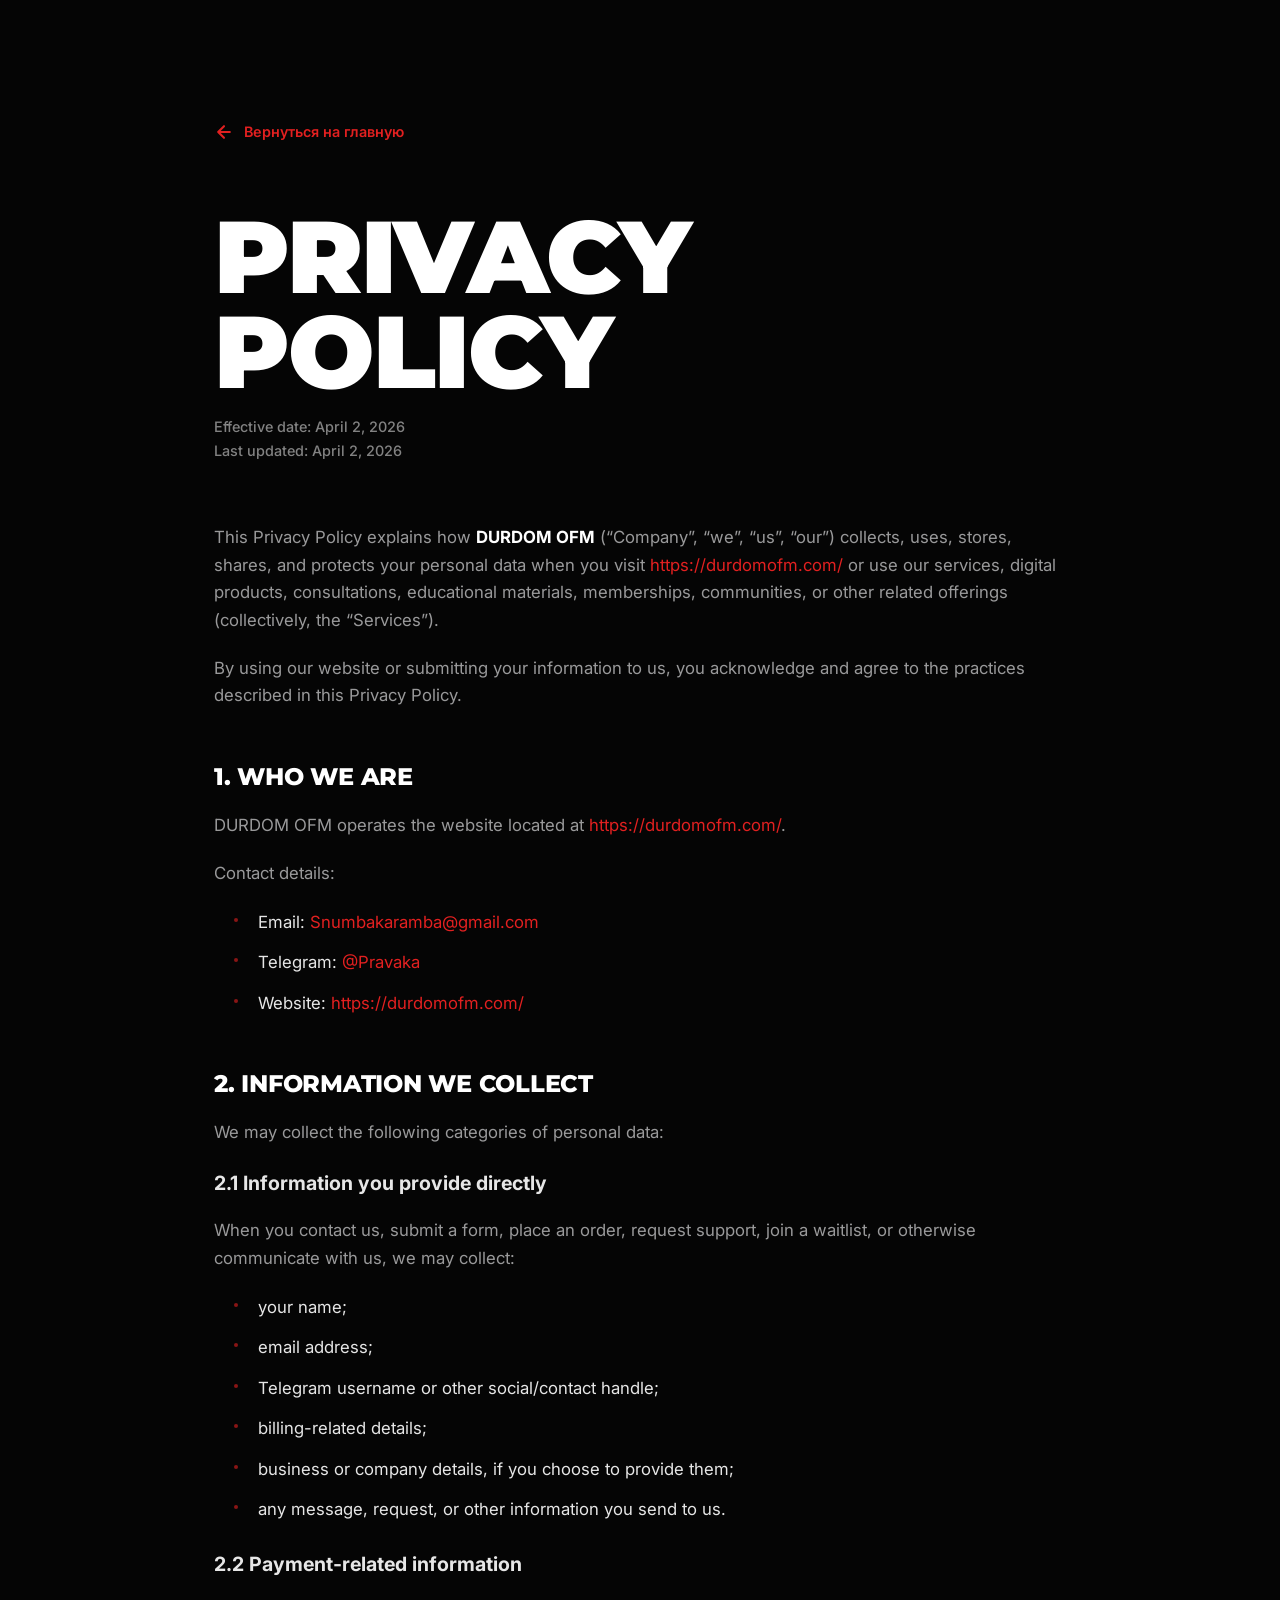
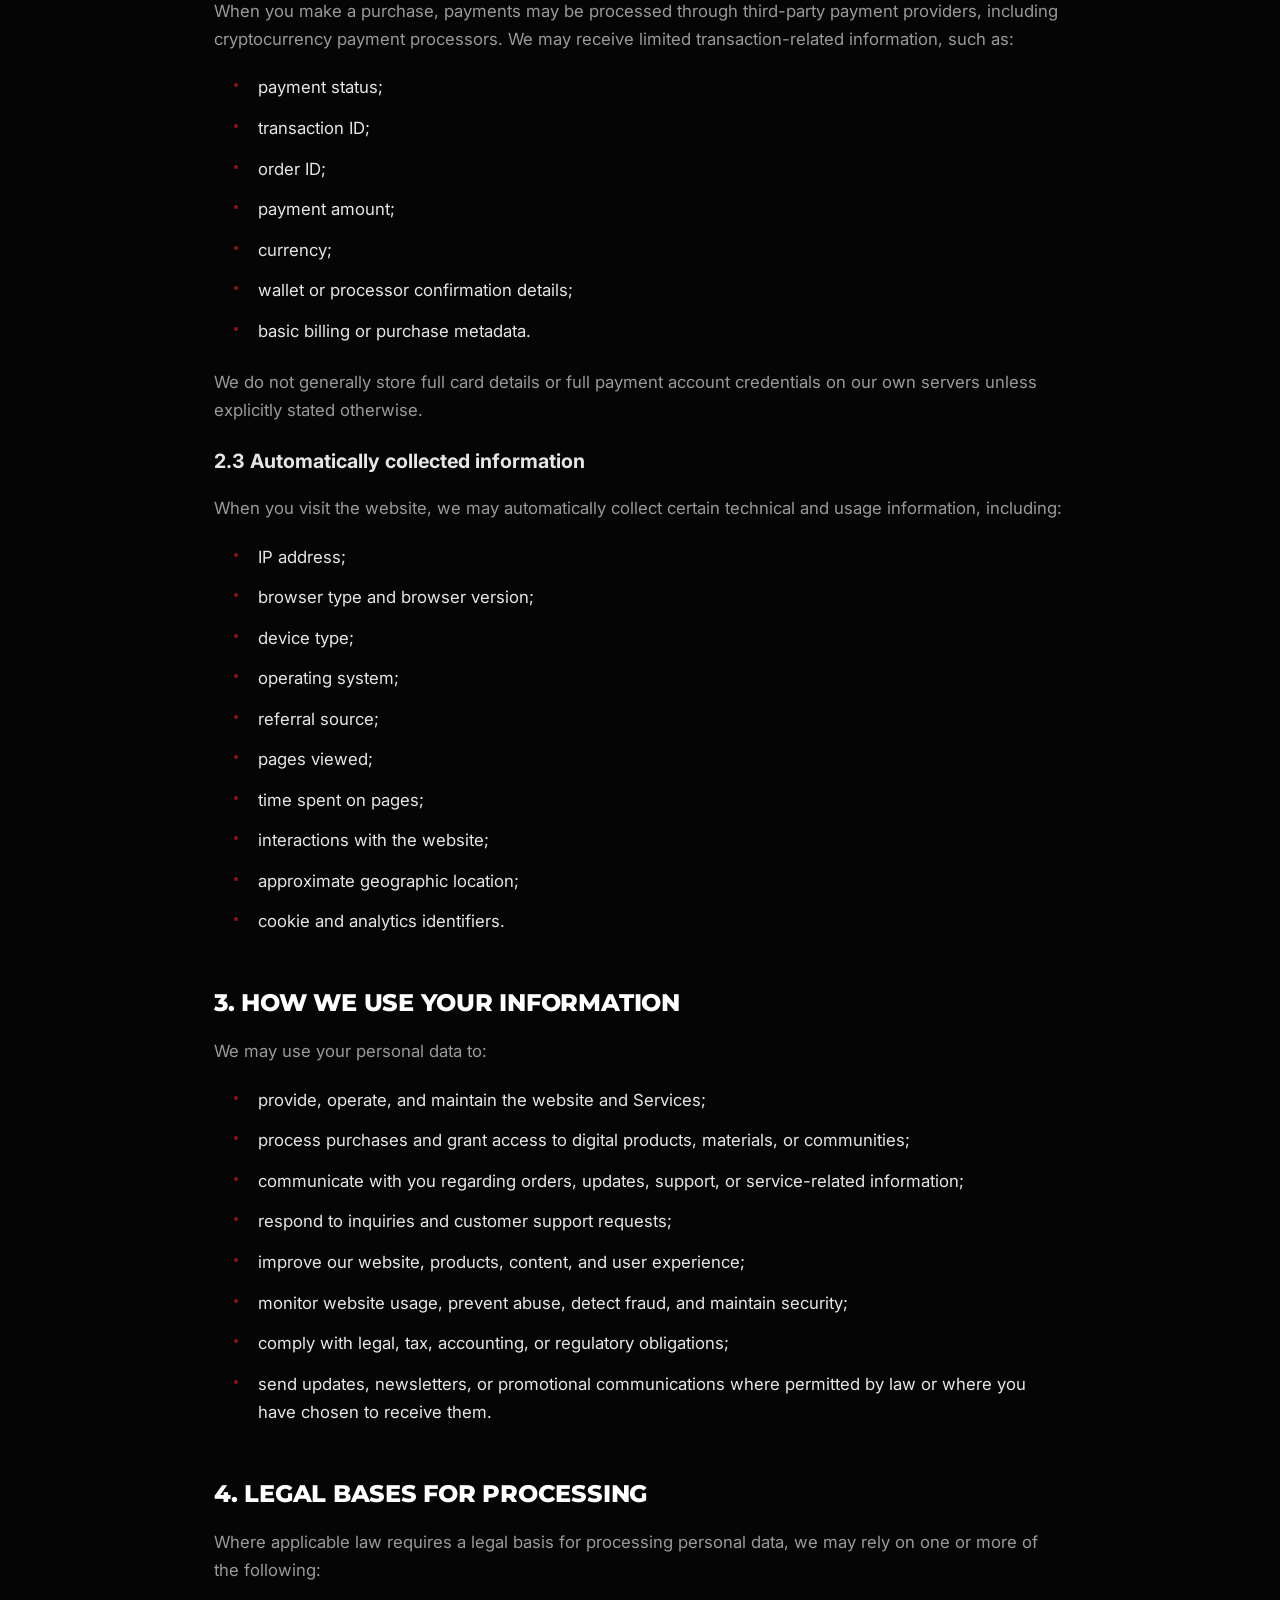
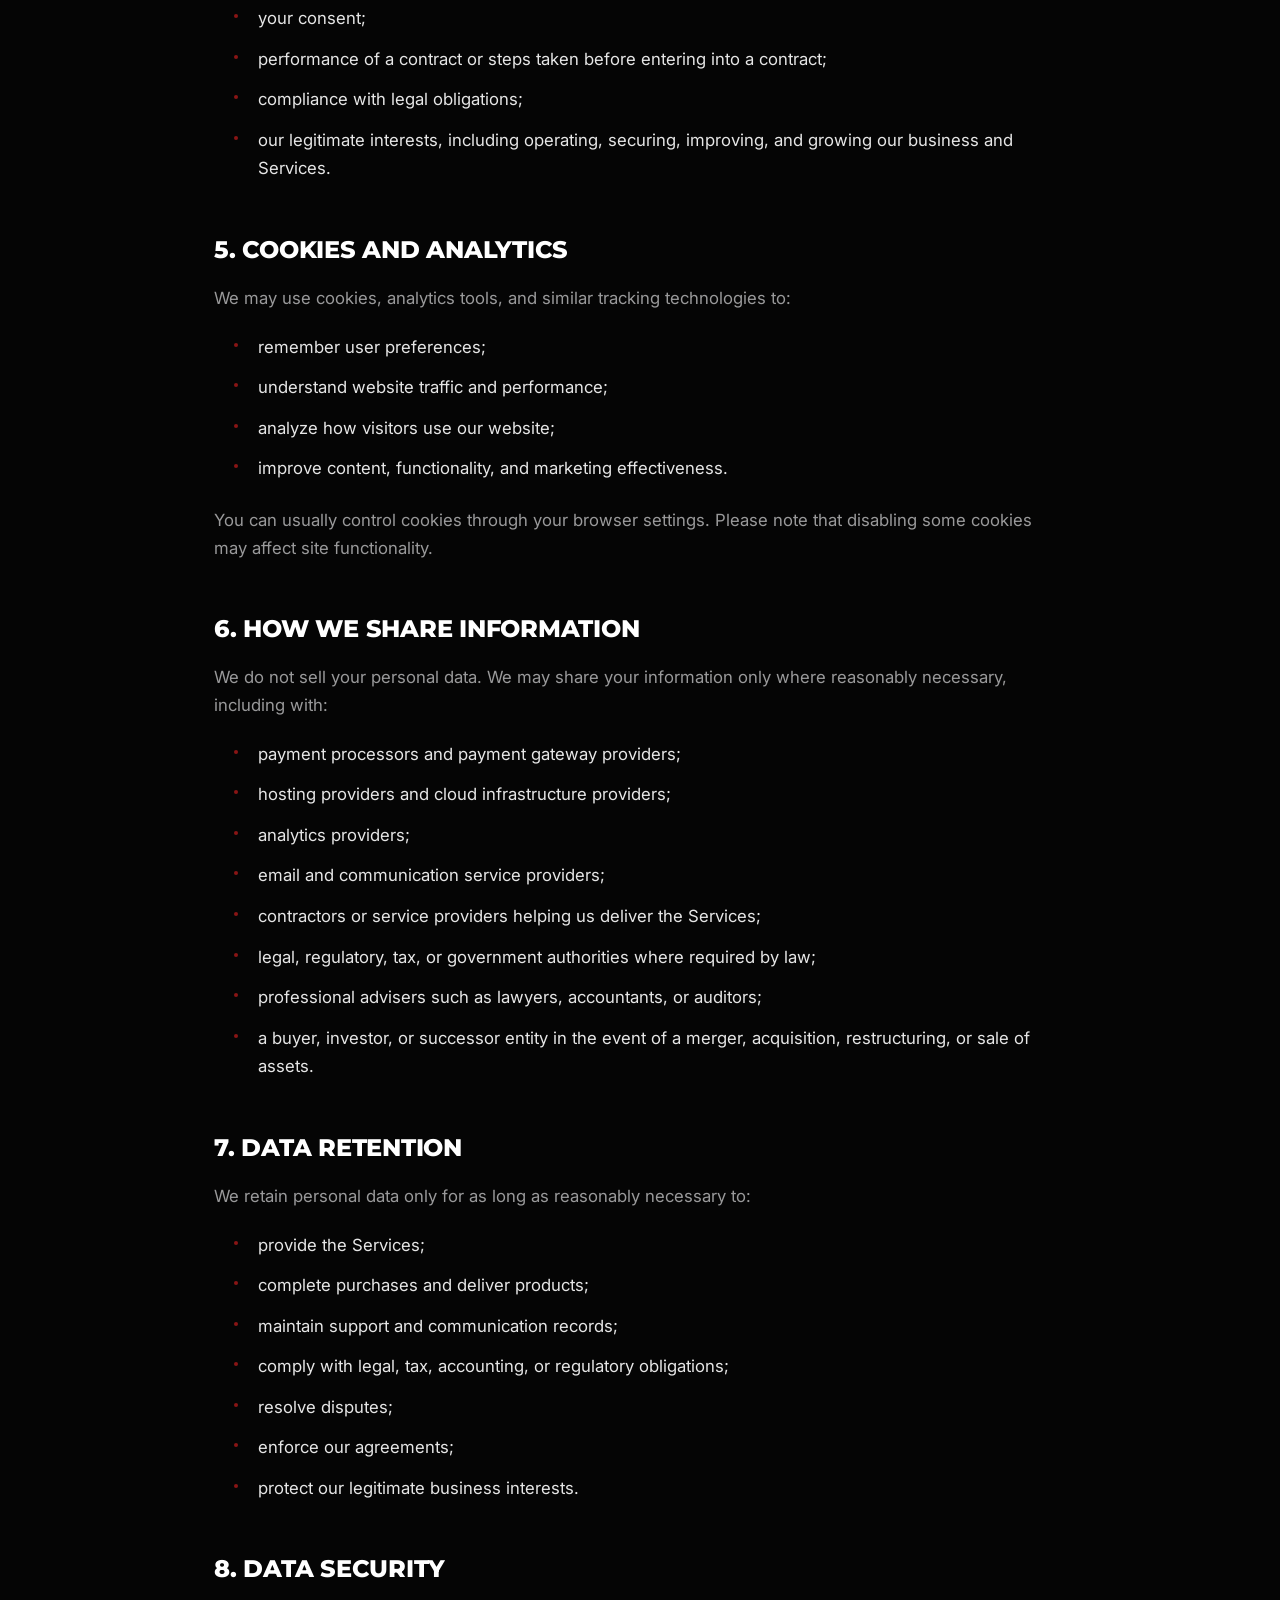
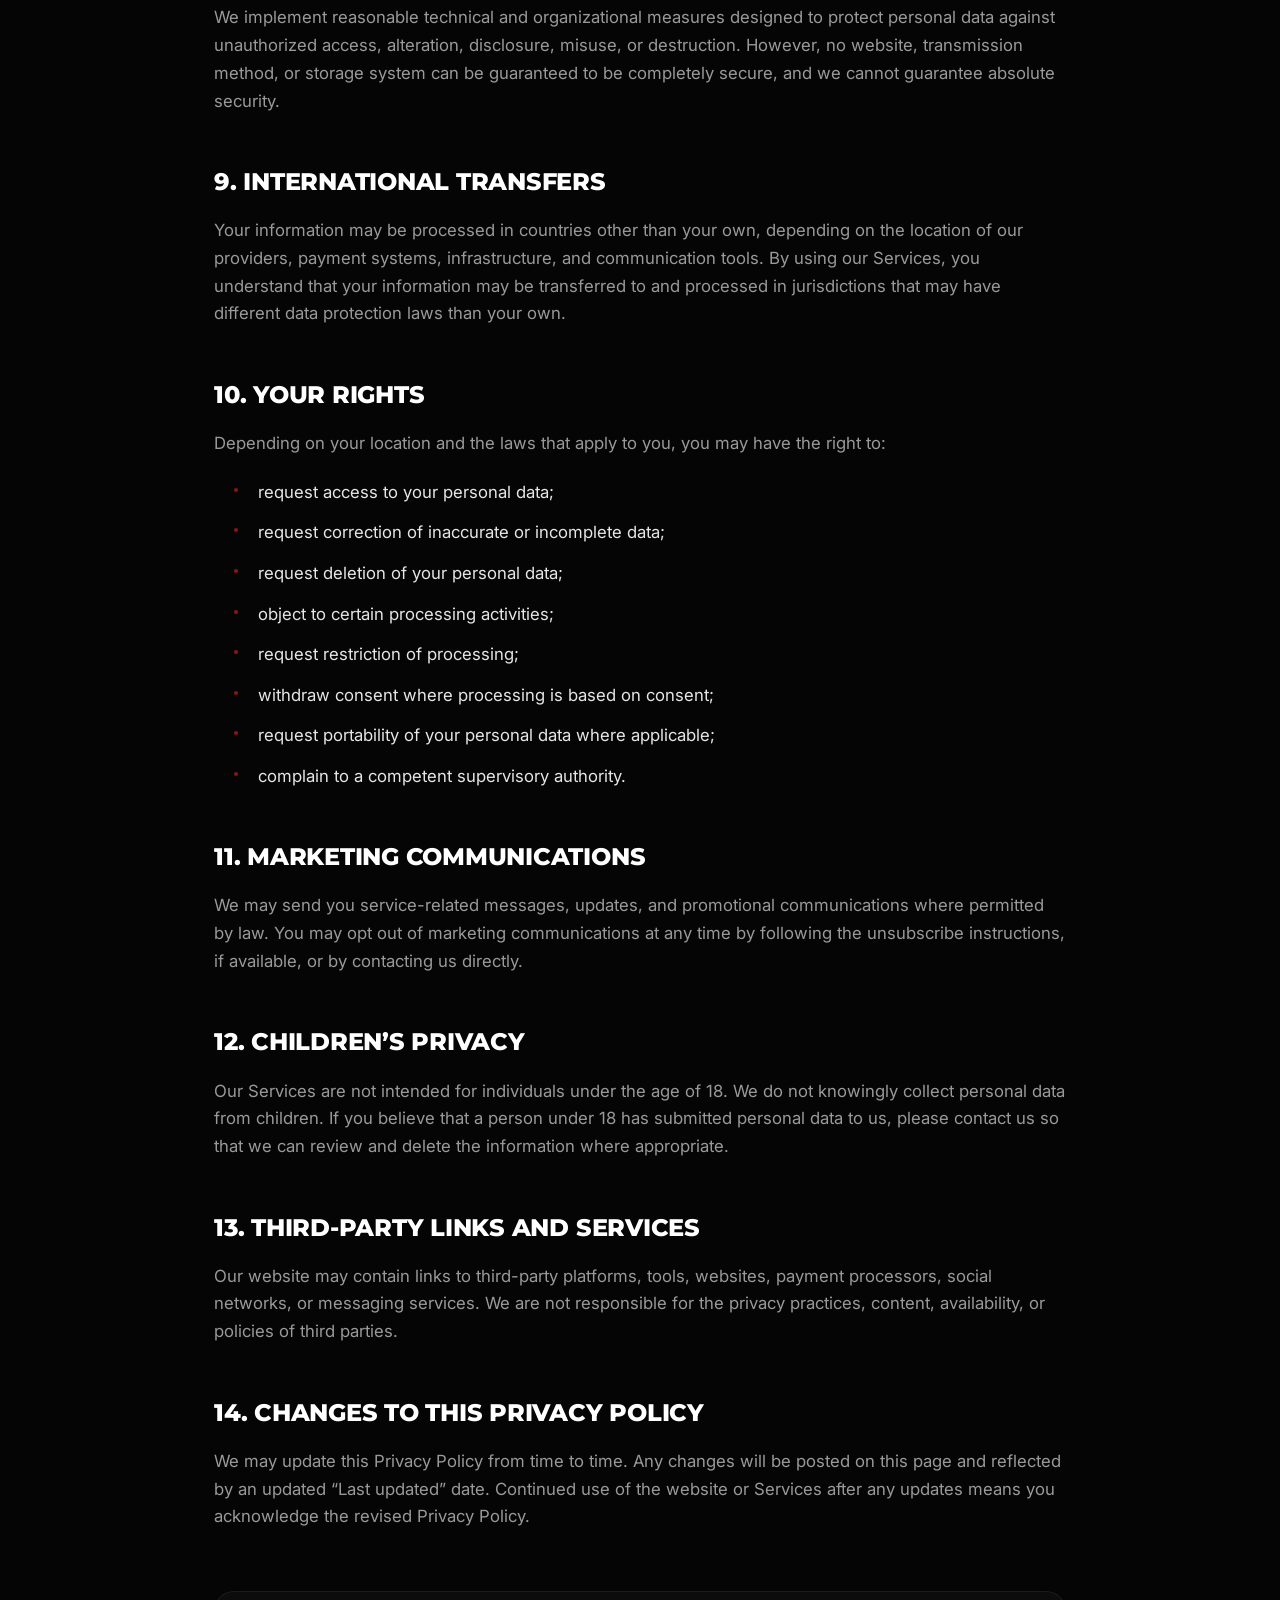
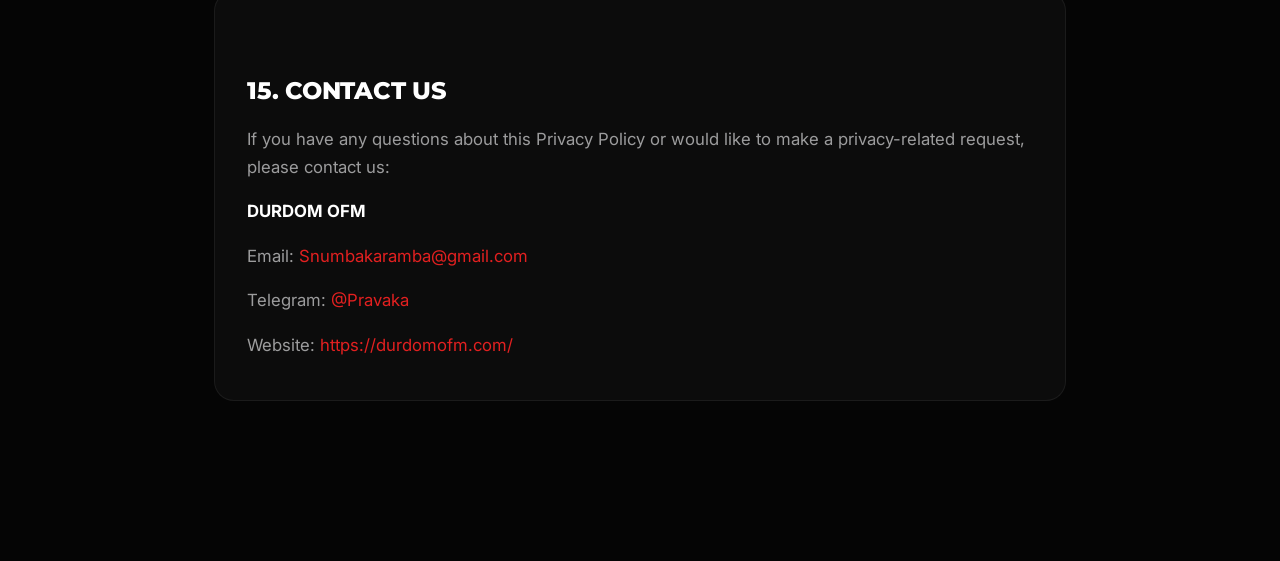
<file: privacy.html>
<!DOCTYPE html>
<html lang="ru">
<head>
    <meta charset="UTF-8">
    <meta name="viewport" content="width=device-width, initial-scale=1.0">
    <title>Privacy Policy — DURDOM OFM</title>
    <link rel="preconnect" href="https://fonts.googleapis.com">
    <link rel="preconnect" href="https://fonts.gstatic.com" crossorigin>
    <link href="https://fonts.googleapis.com/css2?family=Montserrat:wght@700;800;900&family=Inter:wght@400;500;600&display=swap" rel="stylesheet">
    <link rel="stylesheet" href="styles.css">
    <style>
        :root {
            --bg-deep: #050505;
            --text-main: rgba(255, 255, 255, 0.9);
            --text-dim: rgba(255, 255, 255, 0.5);
            --accent: #e22020;
        }

        body {
            background: var(--bg-deep);
            color: var(--text-main);
            font-family: 'Inter', sans-serif;
            line-height: 1.7;
            margin: 0;
            padding: 0;
            -webkit-font-smoothing: antialiased;
        }

        .legal-page {
            max-width: 900px;
            margin: 0 auto;
            padding: 120px 24px 160px;
        }

        .legal-nav {
            margin-bottom: 60px;
        }

        .legal-nav a {
            color: var(--accent);
            font-weight: 600;
            font-size: 0.9rem;
            text-decoration: none;
            display: inline-flex;
            align-items: center;
            gap: 10px;
            transition: transform 0.3s ease, opacity 0.3s ease;
        }

        .legal-nav a:hover {
            opacity: 0.8;
            transform: translateX(-4px);
        }

        h1 {
            font-family: 'Montserrat', sans-serif;
            font-size: clamp(2.5rem, 6vw, 3.5rem);
            font-weight: 900;
            margin-bottom: 16px;
            color: #fff;
            letter-spacing: -0.02em;
        }

        .meta {
            color: var(--text-dim);
            font-size: 0.9rem;
            margin-bottom: 60px;
            font-weight: 500;
        }

        .content {
            font-size: 1.05rem;
        }

        h2 {
            font-family: 'Montserrat', sans-serif;
            font-size: 1.5rem;
            font-weight: 800;
            margin-top: 56px;
            margin-bottom: 24px;
            color: #fff;
            letter-spacing: -0.01em;
        }

        p {
            margin-bottom: 20px;
        }

        ul {
            margin-bottom: 24px;
            padding-left: 20px;
            list-style: none;
        }

        ul li {
            position: relative;
            margin-bottom: 12px;
            padding-left: 24px;
        }

        ul li::before {
            content: '';
            position: absolute;
            left: 0;
            top: 10px;
            width: 4px;
            height: 4px;
            background: var(--accent);
            border-radius: 50%;
            opacity: 0.6;
        }

        strong {
            color: #fff;
        }

        .contact-box {
            background: rgba(255, 255, 255, 0.03);
            border: 1px solid rgba(255, 255, 255, 0.06);
            padding: 32px;
            border-radius: 20px;
            margin-top: 60px;
        }

        .contact-box p {
            margin-bottom: 8px;
        }

        .contact-box a {
            color: var(--accent);
            text-decoration: none;
        }

        @media (max-width: 768px) {
            .legal-page { padding-top: 80px; }
            h1 { font-size: 2.2rem; }
            h2 { font-size: 1.3rem; }
        }
    </style>
</head>
<body>
    <div class="legal-page">
        <nav class="legal-nav">
            <a href="/">
                <svg width="20" height="20" viewBox="0 0 24 24" fill="none" stroke="currentColor" stroke-width="2.5" stroke-linecap="round" stroke-linejoin="round">
                    <path d="M19 12H5M12 19l-7-7 7-7"/>
                </svg>
                Вернуться на главную
            </a>
        </nav>
        
        <h1>Privacy Policy</h1>
        <div class="meta">
            Effective date: April 2, 2026<br>
            Last updated: April 2, 2026
        </div>

        <div class="content">
            <p>This Privacy Policy explains how <strong>DURDOM OFM</strong> (“Company”, “we”, “us”, “our”) collects, uses, stores, shares, and protects your personal data when you visit <a href="https://durdomofm.com/" style="color: var(--accent);">https://durdomofm.com/</a> or use our services, digital products, consultations, educational materials, memberships, communities, or other related offerings (collectively, the “Services”).</p>

            <p>By using our website or submitting your information to us, you acknowledge and agree to the practices described in this Privacy Policy.</p>

            <h2>1. Who We Are</h2>
            <p>DURDOM OFM operates the website located at <a href="https://durdomofm.com/" style="color: var(--accent);">https://durdomofm.com/</a>.</p>
            <p>Contact details:</p>
            <ul>
                <li>Email: <a href="mailto:Snumbakaramba@gmail.com" style="color: var(--accent);">Snumbakaramba@gmail.com</a></li>
                <li>Telegram: <a href="https://t.me/Pravaka" target="_blank" style="color: var(--accent);">@Pravaka</a></li>
                <li>Website: <a href="https://durdomofm.com/" target="_blank" style="color: var(--accent);">https://durdomofm.com/</a></li>
            </ul>

            <h2>2. Information We Collect</h2>
            <p>We may collect the following categories of personal data:</p>

            <h3>2.1 Information you provide directly</h3>
            <p>When you contact us, submit a form, place an order, request support, join a waitlist, or otherwise communicate with us, we may collect:</p>
            <ul>
                <li>your name;</li>
                <li>email address;</li>
                <li>Telegram username or other social/contact handle;</li>
                <li>billing-related details;</li>
                <li>business or company details, if you choose to provide them;</li>
                <li>any message, request, or other information you send to us.</li>
            </ul>

            <h3>2.2 Payment-related information</h3>
            <p>When you make a purchase, payments may be processed through third-party payment providers, including cryptocurrency payment processors. We may receive limited transaction-related information, such as:</p>
            <ul>
                <li>payment status;</li>
                <li>transaction ID;</li>
                <li>order ID;</li>
                <li>payment amount;</li>
                <li>currency;</li>
                <li>wallet or processor confirmation details;</li>
                <li>basic billing or purchase metadata.</li>
            </ul>
            <p>We do not generally store full card details or full payment account credentials on our own servers unless explicitly stated otherwise.</p>

            <h3>2.3 Automatically collected information</h3>
            <p>When you visit the website, we may automatically collect certain technical and usage information, including:</p>
            <ul>
                <li>IP address;</li>
                <li>browser type and browser version;</li>
                <li>device type;</li>
                <li>operating system;</li>
                <li>referral source;</li>
                <li>pages viewed;</li>
                <li>time spent on pages;</li>
                <li>interactions with the website;</li>
                <li>approximate geographic location;</li>
                <li>cookie and analytics identifiers.</li>
            </ul>

            <h2>3. How We Use Your Information</h2>
            <p>We may use your personal data to:</p>
            <ul>
                <li>provide, operate, and maintain the website and Services;</li>
                <li>process purchases and grant access to digital products, materials, or communities;</li>
                <li>communicate with you regarding orders, updates, support, or service-related information;</li>
                <li>respond to inquiries and customer support requests;</li>
                <li>improve our website, products, content, and user experience;</li>
                <li>monitor website usage, prevent abuse, detect fraud, and maintain security;</li>
                <li>comply with legal, tax, accounting, or regulatory obligations;</li>
                <li>send updates, newsletters, or promotional communications where permitted by law or where you have chosen to receive them.</li>
            </ul>

            <h2>4. Legal Bases for Processing</h2>
            <p>Where applicable law requires a legal basis for processing personal data, we may rely on one or more of the following:</p>
            <ul>
                <li>your consent;</li>
                <li>performance of a contract or steps taken before entering into a contract;</li>
                <li>compliance with legal obligations;</li>
                <li>our legitimate interests, including operating, securing, improving, and growing our business and Services.</li>
            </ul>

            <h2>5. Cookies and Analytics</h2>
            <p>We may use cookies, analytics tools, and similar tracking technologies to:</p>
            <ul>
                <li>remember user preferences;</li>
                <li>understand website traffic and performance;</li>
                <li>analyze how visitors use our website;</li>
                <li>improve content, functionality, and marketing effectiveness.</li>
            </ul>
            <p>You can usually control cookies through your browser settings. Please note that disabling some cookies may affect site functionality.</p>

            <h2>6. How We Share Information</h2>
            <p>We do not sell your personal data. We may share your information only where reasonably necessary, including with:</p>
            <ul>
                <li>payment processors and payment gateway providers;</li>
                <li>hosting providers and cloud infrastructure providers;</li>
                <li>analytics providers;</li>
                <li>email and communication service providers;</li>
                <li>contractors or service providers helping us deliver the Services;</li>
                <li>legal, regulatory, tax, or government authorities where required by law;</li>
                <li>professional advisers such as lawyers, accountants, or auditors;</li>
                <li>a buyer, investor, or successor entity in the event of a merger, acquisition, restructuring, or sale of assets.</li>
            </ul>

            <h2>7. Data Retention</h2>
            <p>We retain personal data only for as long as reasonably necessary to:</p>
            <ul>
                <li>provide the Services;</li>
                <li>complete purchases and deliver products;</li>
                <li>maintain support and communication records;</li>
                <li>comply with legal, tax, accounting, or regulatory obligations;</li>
                <li>resolve disputes;</li>
                <li>enforce our agreements;</li>
                <li>protect our legitimate business interests.</li>
            </ul>

            <h2>8. Data Security</h2>
            <p>We implement reasonable technical and organizational measures designed to protect personal data against unauthorized access, alteration, disclosure, misuse, or destruction. However, no website, transmission method, or storage system can be guaranteed to be completely secure, and we cannot guarantee absolute security.</p>

            <h2>9. International Transfers</h2>
            <p>Your information may be processed in countries other than your own, depending on the location of our providers, payment systems, infrastructure, and communication tools. By using our Services, you understand that your information may be transferred to and processed in jurisdictions that may have different data protection laws than your own.</p>

            <h2>10. Your Rights</h2>
            <p>Depending on your location and the laws that apply to you, you may have the right to:</p>
            <ul>
                <li>request access to your personal data;</li>
                <li>request correction of inaccurate or incomplete data;</li>
                <li>request deletion of your personal data;</li>
                <li>object to certain processing activities;</li>
                <li>request restriction of processing;</li>
                <li>withdraw consent where processing is based on consent;</li>
                <li>request portability of your personal data where applicable;</li>
                <li>complain to a competent supervisory authority.</li>
            </ul>

            <h2>11. Marketing Communications</h2>
            <p>We may send you service-related messages, updates, and promotional communications where permitted by law. You may opt out of marketing communications at any time by following the unsubscribe instructions, if available, or by contacting us directly.</p>

            <h2>12. Children’s Privacy</h2>
            <p>Our Services are not intended for individuals under the age of 18. We do not knowingly collect personal data from children. If you believe that a person under 18 has submitted personal data to us, please contact us so that we can review and delete the information where appropriate.</p>

            <h2>13. Third-Party Links and Services</h2>
            <p>Our website may contain links to third-party platforms, tools, websites, payment processors, social networks, or messaging services. We are not responsible for the privacy practices, content, availability, or policies of third parties.</p>

            <h2>14. Changes to This Privacy Policy</h2>
            <p>We may update this Privacy Policy from time to time. Any changes will be posted on this page and reflected by an updated “Last updated” date. Continued use of the website or Services after any updates means you acknowledge the revised Privacy Policy.</p>

            <div class="contact-box">
                <h2>15. Contact Us</h2>
                <p>If you have any questions about this Privacy Policy or would like to make a privacy-related request, please contact us:</p>
                <p><strong>DURDOM OFM</strong></p>
                <p>Email: <a href="mailto:Snumbakaramba@gmail.com">Snumbakaramba@gmail.com</a></p>
                <p>Telegram: <a href="https://t.me/Pravaka" target="_blank">@Pravaka</a></p>
                <p>Website: <a href="https://durdomofm.com/" target="_blank">https://durdomofm.com/</a></p>
            </div>
        </div>
    </div>
</body>
</html>
</file>
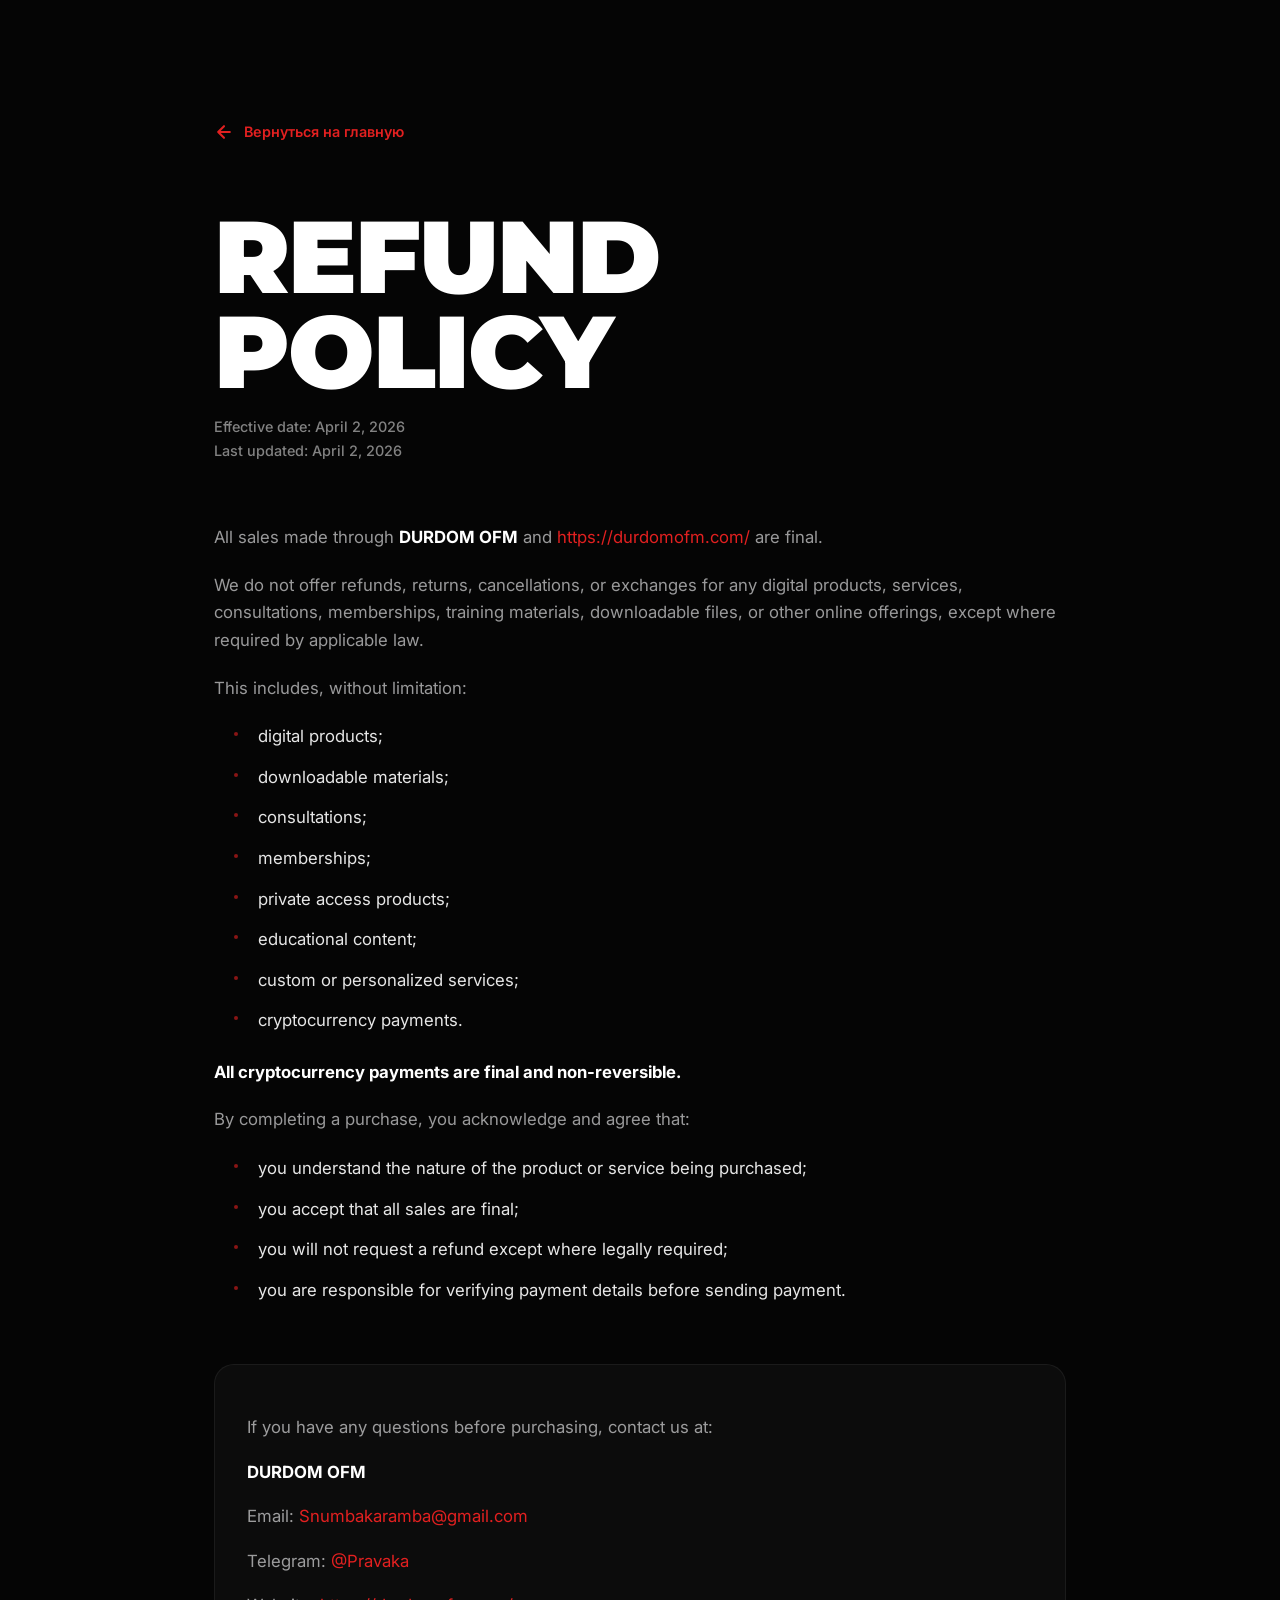
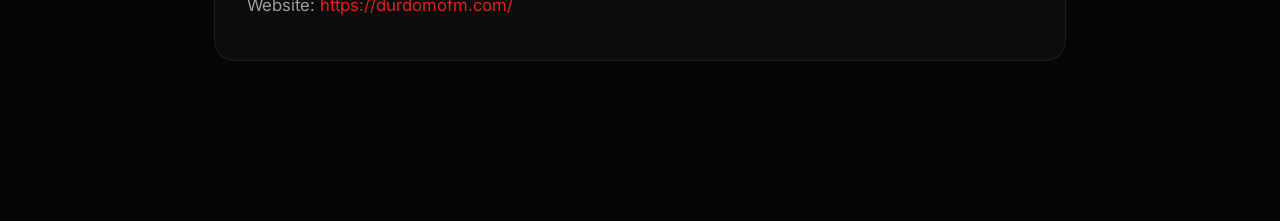
<file: refund.html>
<!DOCTYPE html>
<html lang="ru">
<head>
    <meta charset="UTF-8">
    <meta name="viewport" content="width=device-width, initial-scale=1.0">
    <title>Refund Policy — DURDOM OFM</title>
    <link rel="preconnect" href="https://fonts.googleapis.com">
    <link rel="preconnect" href="https://fonts.gstatic.com" crossorigin>
    <link href="https://fonts.googleapis.com/css2?family=Montserrat:wght@700;800;900&family=Inter:wght@400;500;600&display=swap" rel="stylesheet">
    <link rel="stylesheet" href="styles.css">
    <style>
        :root {
            --bg-deep: #050505;
            --text-main: rgba(255, 255, 255, 0.9);
            --text-dim: rgba(255, 255, 255, 0.5);
            --accent: #e22020;
        }

        body {
            background: var(--bg-deep);
            color: var(--text-main);
            font-family: 'Inter', sans-serif;
            line-height: 1.7;
            margin: 0;
            padding: 0;
            -webkit-font-smoothing: antialiased;
        }

        .legal-page {
            max-width: 900px;
            margin: 0 auto;
            padding: 120px 24px 160px;
        }

        .legal-nav {
            margin-bottom: 60px;
        }

        .legal-nav a {
            color: var(--accent);
            font-weight: 600;
            font-size: 0.9rem;
            text-decoration: none;
            display: inline-flex;
            align-items: center;
            gap: 10px;
            transition: transform 0.3s ease, opacity 0.3s ease;
        }

        .legal-nav a:hover {
            opacity: 0.8;
            transform: translateX(-4px);
        }

        h1 {
            font-family: 'Montserrat', sans-serif;
            font-size: clamp(2.5rem, 6vw, 3.5rem);
            font-weight: 900;
            margin-bottom: 16px;
            color: #fff;
            letter-spacing: -0.02em;
        }

        .meta {
            color: var(--text-dim);
            font-size: 0.9rem;
            margin-bottom: 60px;
            font-weight: 500;
        }

        .content {
            font-size: 1.05rem;
        }

        h2 {
            font-family: 'Montserrat', sans-serif;
            font-size: 1.5rem;
            font-weight: 800;
            margin-top: 56px;
            margin-bottom: 24px;
            color: #fff;
            letter-spacing: -0.01em;
        }

        p {
            margin-bottom: 20px;
        }

        ul {
            margin-bottom: 24px;
            padding-left: 20px;
            list-style: none;
        }

        ul li {
            position: relative;
            margin-bottom: 12px;
            padding-left: 24px;
        }

        ul li::before {
            content: '';
            position: absolute;
            left: 0;
            top: 10px;
            width: 4px;
            height: 4px;
            background: var(--accent);
            border-radius: 50%;
            opacity: 0.6;
        }

        strong {
            color: #fff;
        }

        .contact-box {
            background: rgba(255, 255, 255, 0.03);
            border: 1px solid rgba(255, 255, 255, 0.06);
            padding: 32px;
            border-radius: 20px;
            margin-top: 60px;
        }

        .contact-box p {
            margin-bottom: 8px;
        }

        .contact-box a {
            color: var(--accent);
            text-decoration: none;
        }

        @media (max-width: 768px) {
            .legal-page { padding-top: 80px; }
            h1 { font-size: 2.2rem; }
            h2 { font-size: 1.3rem; }
        }
    </style>
</head>
<body>
    <div class="legal-page">
        <nav class="legal-nav">
            <a href="/">
                <svg width="20" height="20" viewBox="0 0 24 24" fill="none" stroke="currentColor" stroke-width="2.5" stroke-linecap="round" stroke-linejoin="round">
                    <path d="M19 12H5M12 19l-7-7 7-7"/>
                </svg>
                Вернуться на главную
            </a>
        </nav>
        
        <h1>Refund Policy</h1>
        <div class="meta">
            Effective date: April 2, 2026<br>
            Last updated: April 2, 2026
        </div>

        <div class="content">
            <p>All sales made through <strong>DURDOM OFM</strong> and <a href="https://durdomofm.com/" style="color: var(--accent);">https://durdomofm.com/</a> are final.</p>

            <p>We do not offer refunds, returns, cancellations, or exchanges for any digital products, services, consultations, memberships, training materials, downloadable files, or other online offerings, except where required by applicable law.</p>

            <p>This includes, without limitation:</p>
            <ul>
                <li>digital products;</li>
                <li>downloadable materials;</li>
                <li>consultations;</li>
                <li>memberships;</li>
                <li>private access products;</li>
                <li>educational content;</li>
                <li>custom or personalized services;</li>
                <li>cryptocurrency payments.</li>
            </ul>

            <p><strong>All cryptocurrency payments are final and non-reversible.</strong></p>

            <p>By completing a purchase, you acknowledge and agree that:</p>
            <ul>
                <li>you understand the nature of the product or service being purchased;</li>
                <li>you accept that all sales are final;</li>
                <li>you will not request a refund except where legally required;</li>
                <li>you are responsible for verifying payment details before sending payment.</li>
            </ul>

            <div class="contact-box">
                <p>If you have any questions before purchasing, contact us at:</p>
                <p><strong>DURDOM OFM</strong></p>
                <p>Email: <a href="mailto:Snumbakaramba@gmail.com">Snumbakaramba@gmail.com</a></p>
                <p>Telegram: <a href="https://t.me/Pravaka" target="_blank">@Pravaka</a></p>
                <p>Website: <a href="https://durdomofm.com/" target="_blank">https://durdomofm.com/</a></p>
            </div>
        </div>
    </div>
</body>
</html>
</file>
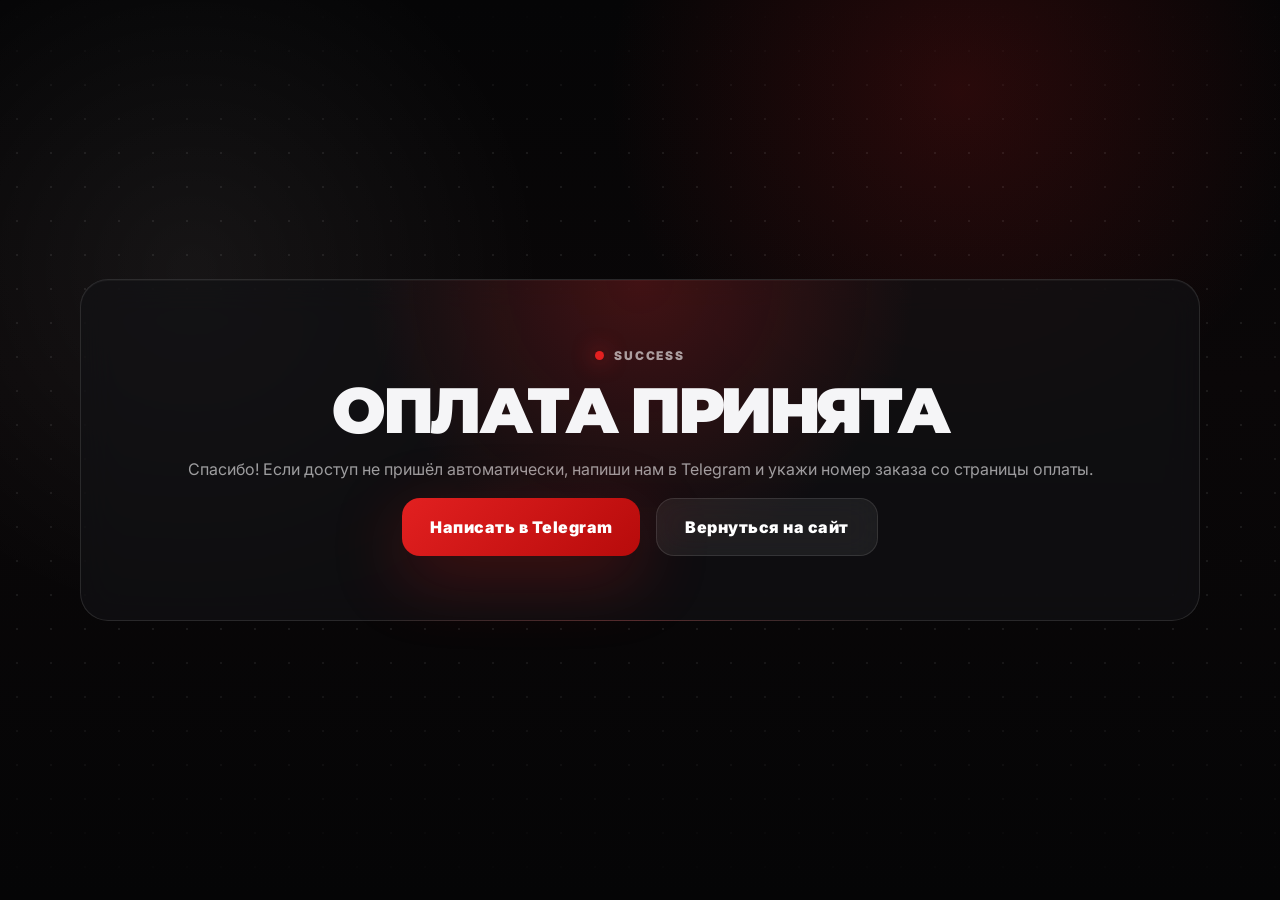
<file: success.html>
<!DOCTYPE html>
<html lang="ru">
<head>
  <meta charset="UTF-8" />
  <meta name="viewport" content="width=device-width, initial-scale=1.0" />
  <title>Оплата принята — DURDOM OFM</title>
  <link rel="preconnect" href="https://fonts.googleapis.com" />
  <link rel="preconnect" href="https://fonts.gstatic.com" crossorigin />
  <link href="https://fonts.googleapis.com/css2?family=Inter:wght@400;600;800;900&family=Montserrat:wght@800;900&display=swap" rel="stylesheet" />
  <link rel="stylesheet" href="styles.css" />
</head>
<body>
  <div class="global-bg"></div>
  <main class="final-cta" style="min-height:100vh;display:grid;place-items:center;">
    <div class="final-cta__box">
      <div class="eyebrow"><span></span> SUCCESS</div>
      <h2>Оплата принята</h2>
      <p>Спасибо! Если доступ не пришёл автоматически, напиши нам в Telegram и укажи номер заказа со страницы оплаты.</p>
      <div class="hero__cta-group" style="justify-content:center;">
        <a class="btn btn--primary" href="https://t.me/durdomcore" target="_blank" rel="noopener">Написать в Telegram</a>
        <a class="btn btn--glass" href="/">Вернуться на сайт</a>
      </div>
    </div>
  </main>
</body>
</html>
</file>
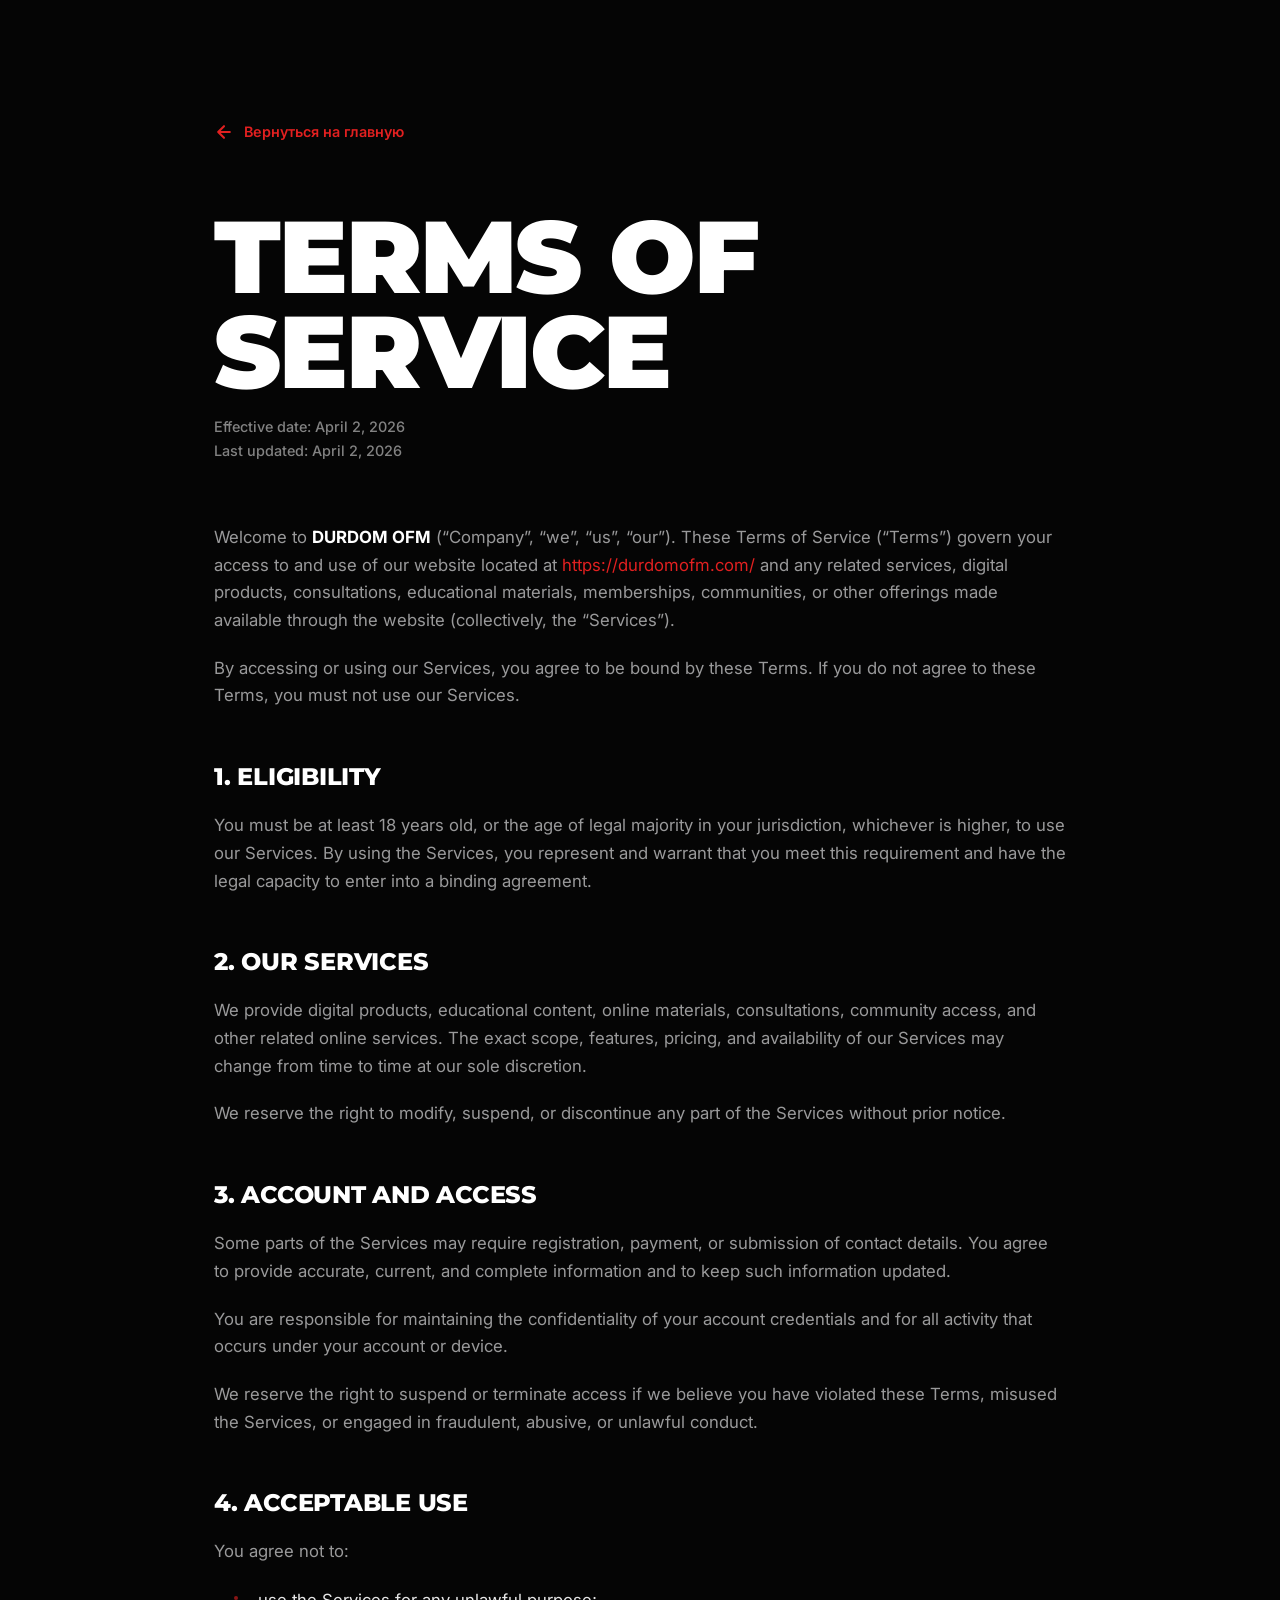
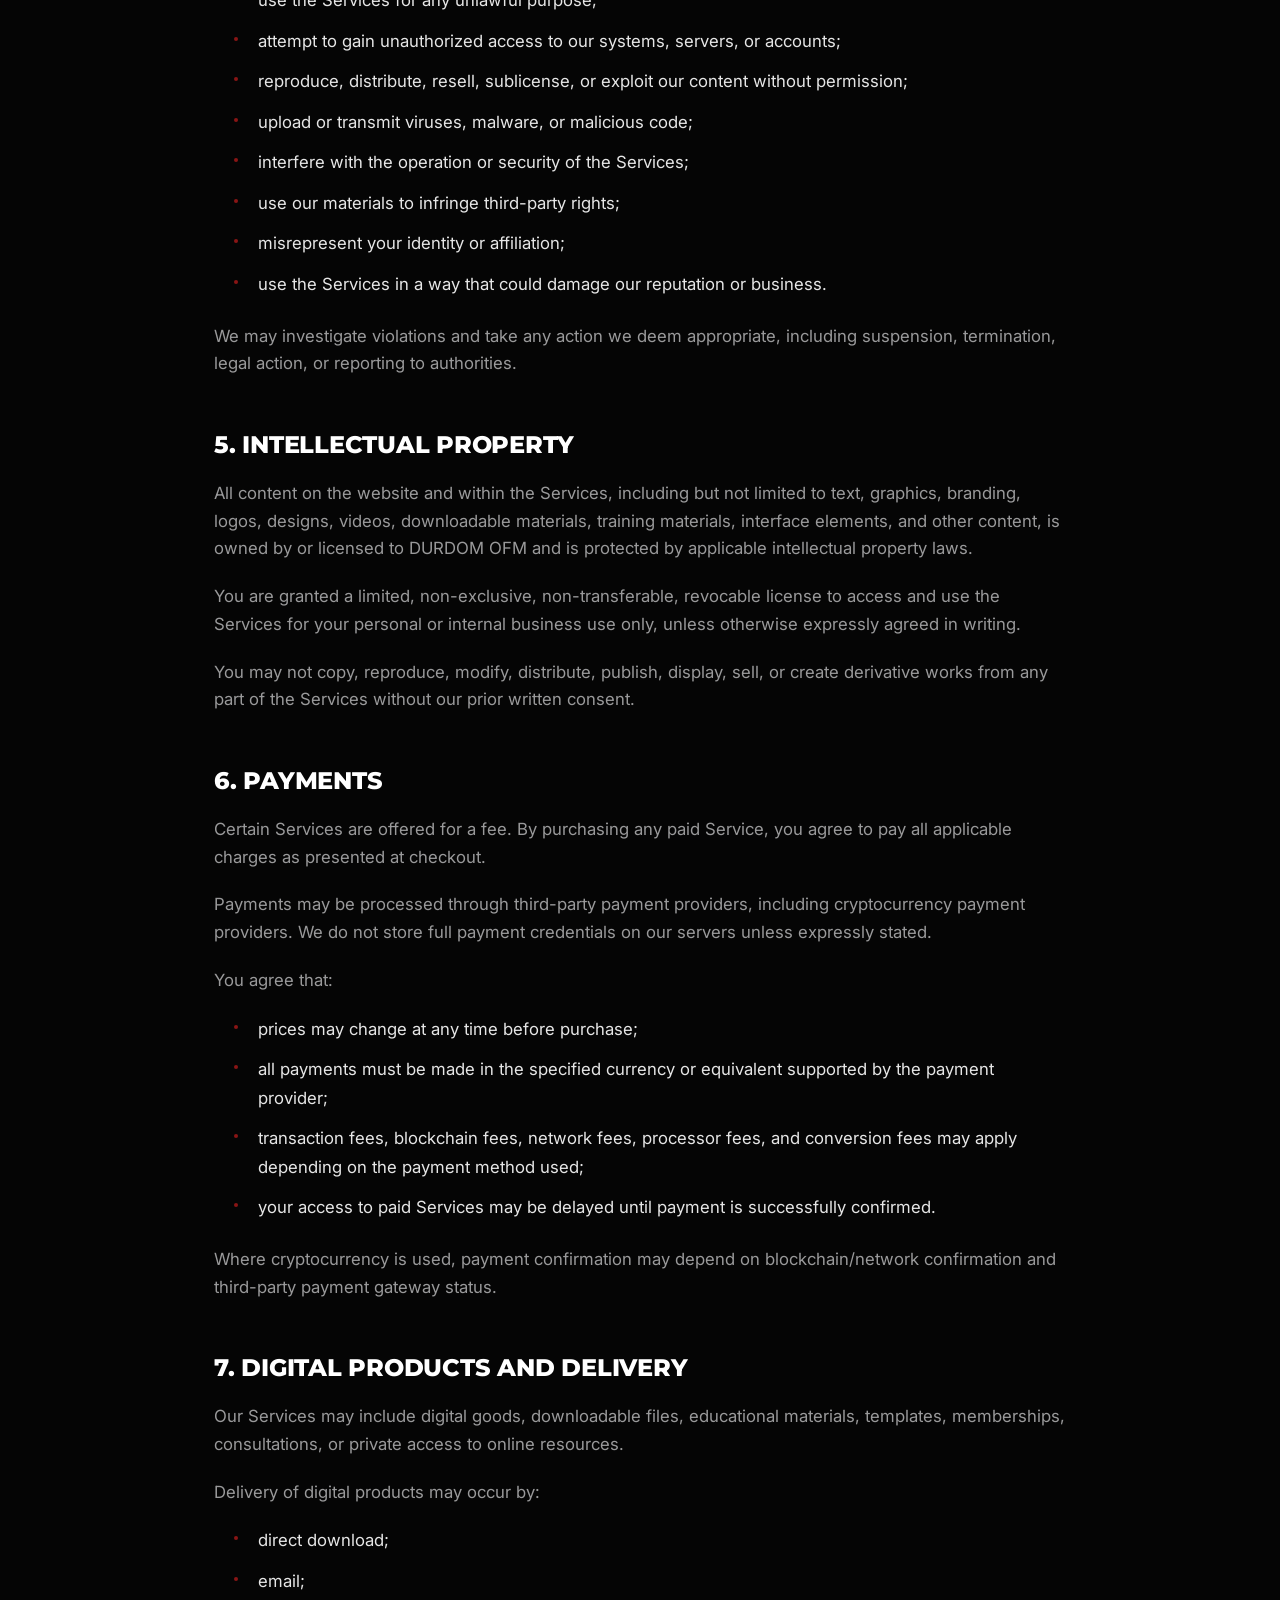
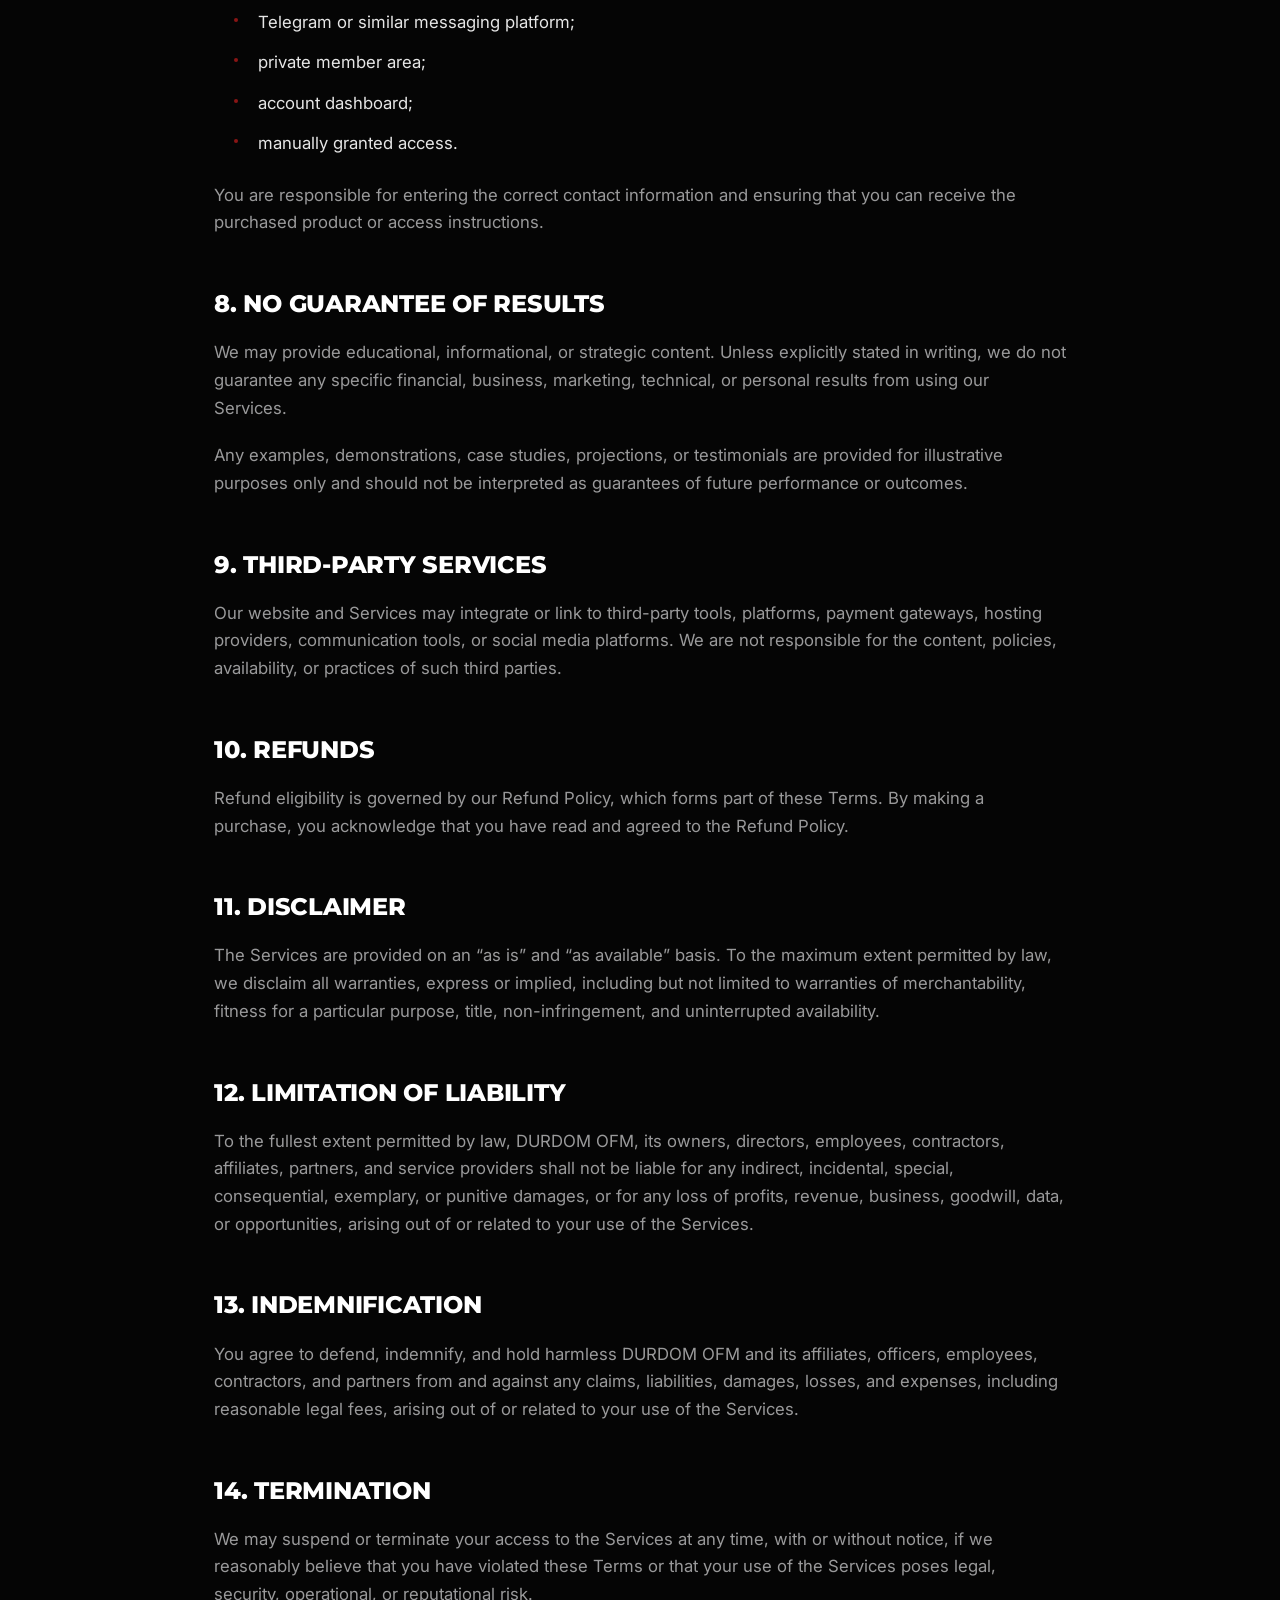
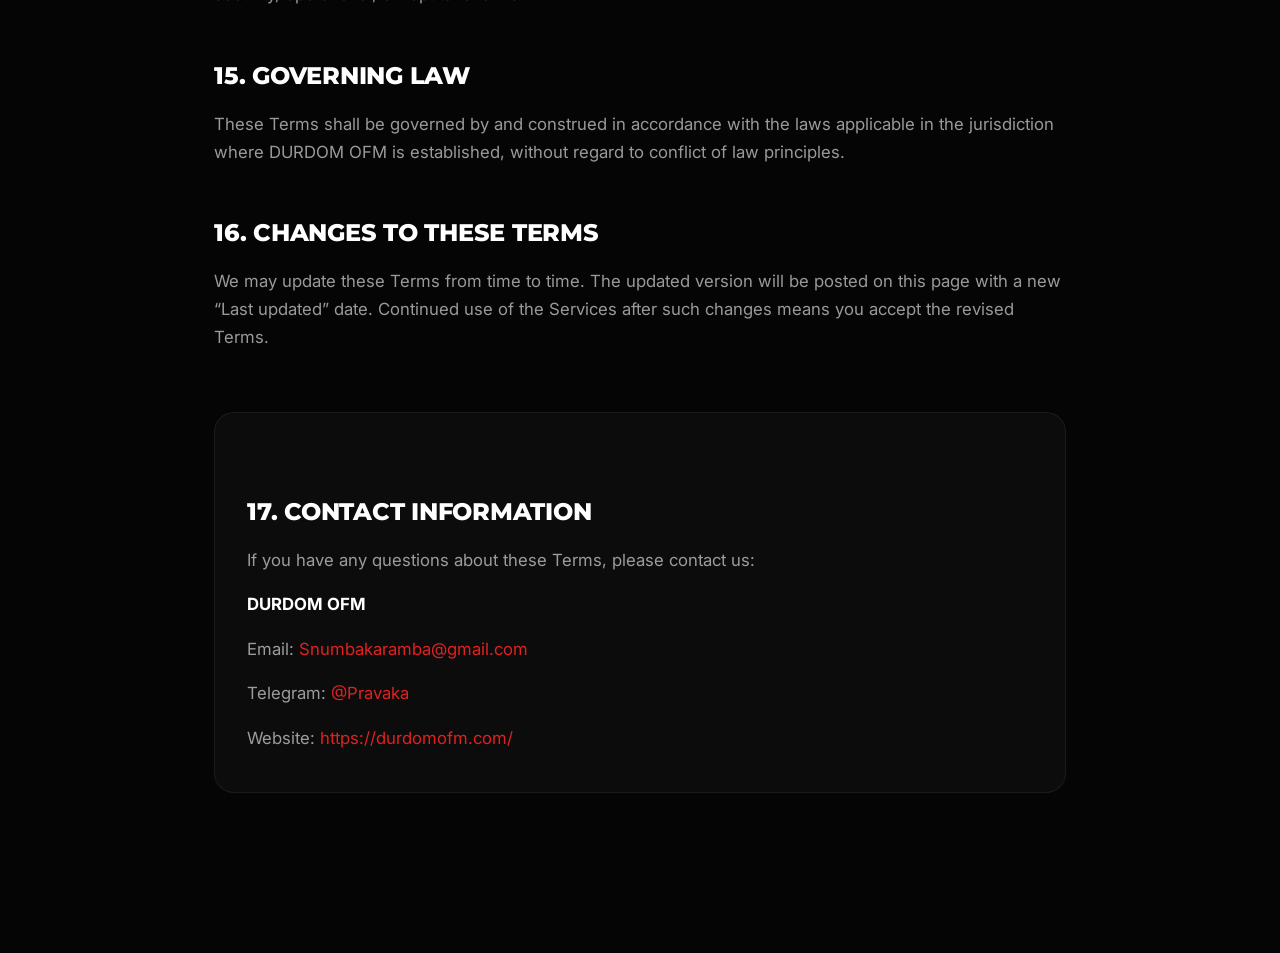
<file: terms.html>
<!DOCTYPE html>
<html lang="ru">
<head>
    <meta charset="UTF-8">
    <meta name="viewport" content="width=device-width, initial-scale=1.0">
    <title>Terms of Service — DURDOM OFM</title>
    <link rel="preconnect" href="https://fonts.googleapis.com">
    <link rel="preconnect" href="https://fonts.gstatic.com" crossorigin>
    <link href="https://fonts.googleapis.com/css2?family=Montserrat:wght@700;800;900&family=Inter:wght@400;500;600&display=swap" rel="stylesheet">
    <link rel="stylesheet" href="styles.css">
    <style>
        :root {
            --bg-deep: #050505;
            --text-main: rgba(255, 255, 255, 0.9);
            --text-dim: rgba(255, 255, 255, 0.5);
            --accent: #e22020;
        }

        body {
            background: var(--bg-deep);
            color: var(--text-main);
            font-family: 'Inter', sans-serif;
            line-height: 1.7;
            margin: 0;
            padding: 0;
            -webkit-font-smoothing: antialiased;
        }

        .legal-page {
            max-width: 900px;
            margin: 0 auto;
            padding: 120px 24px 160px;
        }

        .legal-nav {
            margin-bottom: 60px;
        }

        .legal-nav a {
            color: var(--accent);
            font-weight: 600;
            font-size: 0.9rem;
            text-decoration: none;
            display: inline-flex;
            align-items: center;
            gap: 10px;
            transition: transform 0.3s ease, opacity 0.3s ease;
        }

        .legal-nav a:hover {
            opacity: 0.8;
            transform: translateX(-4px);
        }

        h1 {
            font-family: 'Montserrat', sans-serif;
            font-size: clamp(2.5rem, 6vw, 3.5rem);
            font-weight: 900;
            margin-bottom: 16px;
            color: #fff;
            letter-spacing: -0.02em;
        }

        .meta {
            color: var(--text-dim);
            font-size: 0.9rem;
            margin-bottom: 60px;
            font-weight: 500;
        }

        .content {
            font-size: 1.05rem;
        }

        .content section {
            margin-bottom: 48px;
        }

        h2 {
            font-family: 'Montserrat', sans-serif;
            font-size: 1.5rem;
            font-weight: 800;
            margin-top: 56px;
            margin-bottom: 24px;
            color: #fff;
            letter-spacing: -0.01em;
        }

        p {
            margin-bottom: 20px;
        }

        ul {
            margin-bottom: 24px;
            padding-left: 20px;
            list-style: none;
        }

        ul li {
            position: relative;
            margin-bottom: 12px;
            padding-left: 24px;
        }

        ul li::before {
            content: '';
            position: absolute;
            left: 0;
            top: 10px;
            width: 4px;
            height: 4px;
            background: var(--accent);
            border-radius: 50%;
            opacity: 0.6;
        }

        strong {
            color: #fff;
        }

        .contact-box {
            background: rgba(255, 255, 255, 0.03);
            border: 1px solid rgba(255, 255, 255, 0.06);
            padding: 32px;
            border-radius: 20px;
            margin-top: 60px;
        }

        .contact-box p {
            margin-bottom: 8px;
        }

        .contact-box a {
            color: var(--accent);
            text-decoration: none;
        }

        @media (max-width: 768px) {
            .legal-page { padding-top: 80px; }
            h1 { font-size: 2.2rem; }
            h2 { font-size: 1.3rem; }
        }
    </style>
</head>
<body>
    <div class="legal-page">
        <nav class="legal-nav">
            <a href="/">
                <svg width="20" height="20" viewBox="0 0 24 24" fill="none" stroke="currentColor" stroke-width="2.5" stroke-linecap="round" stroke-linejoin="round">
                    <path d="M19 12H5M12 19l-7-7 7-7"/>
                </svg>
                Вернуться на главную
            </a>
        </nav>
        
        <h1>Terms of Service</h1>
        <div class="meta">
            Effective date: April 2, 2026<br>
            Last updated: April 2, 2026
        </div>

        <div class="content">
            <p>Welcome to <strong>DURDOM OFM</strong> (“Company”, “we”, “us”, “our”). These Terms of Service (“Terms”) govern your access to and use of our website located at <a href="https://durdomofm.com/" style="color: var(--accent);">https://durdomofm.com/</a> and any related services, digital products, consultations, educational materials, memberships, communities, or other offerings made available through the website (collectively, the “Services”).</p>

            <p>By accessing or using our Services, you agree to be bound by these Terms. If you do not agree to these Terms, you must not use our Services.</p>

            <h2>1. Eligibility</h2>
            <p>You must be at least 18 years old, or the age of legal majority in your jurisdiction, whichever is higher, to use our Services. By using the Services, you represent and warrant that you meet this requirement and have the legal capacity to enter into a binding agreement.</p>

            <h2>2. Our Services</h2>
            <p>We provide digital products, educational content, online materials, consultations, community access, and other related online services. The exact scope, features, pricing, and availability of our Services may change from time to time at our sole discretion.</p>
            <p>We reserve the right to modify, suspend, or discontinue any part of the Services without prior notice.</p>

            <h2>3. Account and Access</h2>
            <p>Some parts of the Services may require registration, payment, or submission of contact details. You agree to provide accurate, current, and complete information and to keep such information updated.</p>
            <p>You are responsible for maintaining the confidentiality of your account credentials and for all activity that occurs under your account or device.</p>
            <p>We reserve the right to suspend or terminate access if we believe you have violated these Terms, misused the Services, or engaged in fraudulent, abusive, or unlawful conduct.</p>

            <h2>4. Acceptable Use</h2>
            <p>You agree not to:</p>
            <ul>
                <li>use the Services for any unlawful purpose;</li>
                <li>attempt to gain unauthorized access to our systems, servers, or accounts;</li>
                <li>reproduce, distribute, resell, sublicense, or exploit our content without permission;</li>
                <li>upload or transmit viruses, malware, or malicious code;</li>
                <li>interfere with the operation or security of the Services;</li>
                <li>use our materials to infringe third-party rights;</li>
                <li>misrepresent your identity or affiliation;</li>
                <li>use the Services in a way that could damage our reputation or business.</li>
            </ul>
            <p>We may investigate violations and take any action we deem appropriate, including suspension, termination, legal action, or reporting to authorities.</p>

            <h2>5. Intellectual Property</h2>
            <p>All content on the website and within the Services, including but not limited to text, graphics, branding, logos, designs, videos, downloadable materials, training materials, interface elements, and other content, is owned by or licensed to DURDOM OFM and is protected by applicable intellectual property laws.</p>
            <p>You are granted a limited, non-exclusive, non-transferable, revocable license to access and use the Services for your personal or internal business use only, unless otherwise expressly agreed in writing.</p>
            <p>You may not copy, reproduce, modify, distribute, publish, display, sell, or create derivative works from any part of the Services without our prior written consent.</p>

            <h2>6. Payments</h2>
            <p>Certain Services are offered for a fee. By purchasing any paid Service, you agree to pay all applicable charges as presented at checkout.</p>
            <p>Payments may be processed through third-party payment providers, including cryptocurrency payment providers. We do not store full payment credentials on our servers unless expressly stated.</p>
            <p>You agree that:</p>
            <ul>
                <li>prices may change at any time before purchase;</li>
                <li>all payments must be made in the specified currency or equivalent supported by the payment provider;</li>
                <li>transaction fees, blockchain fees, network fees, processor fees, and conversion fees may apply depending on the payment method used;</li>
                <li>your access to paid Services may be delayed until payment is successfully confirmed.</li>
            </ul>
            <p>Where cryptocurrency is used, payment confirmation may depend on blockchain/network confirmation and third-party payment gateway status.</p>

            <h2>7. Digital Products and Delivery</h2>
            <p>Our Services may include digital goods, downloadable files, educational materials, templates, memberships, consultations, or private access to online resources.</p>
            <p>Delivery of digital products may occur by:</p>
            <ul>
                <li>direct download;</li>
                <li>email;</li>
                <li>Telegram or similar messaging platform;</li>
                <li>private member area;</li>
                <li>account dashboard;</li>
                <li>manually granted access.</li>
            </ul>
            <p>You are responsible for entering the correct contact information and ensuring that you can receive the purchased product or access instructions.</p>

            <h2>8. No Guarantee of Results</h2>
            <p>We may provide educational, informational, or strategic content. Unless explicitly stated in writing, we do not guarantee any specific financial, business, marketing, technical, or personal results from using our Services.</p>
            <p>Any examples, demonstrations, case studies, projections, or testimonials are provided for illustrative purposes only and should not be interpreted as guarantees of future performance or outcomes.</p>

            <h2>9. Third-Party Services</h2>
            <p>Our website and Services may integrate or link to third-party tools, platforms, payment gateways, hosting providers, communication tools, or social media platforms. We are not responsible for the content, policies, availability, or practices of such third parties.</p>

            <h2>10. Refunds</h2>
            <p>Refund eligibility is governed by our Refund Policy, which forms part of these Terms. By making a purchase, you acknowledge that you have read and agreed to the Refund Policy.</p>

            <h2>11. Disclaimer</h2>
            <p>The Services are provided on an “as is” and “as available” basis. To the maximum extent permitted by law, we disclaim all warranties, express or implied, including but not limited to warranties of merchantability, fitness for a particular purpose, title, non-infringement, and uninterrupted availability.</p>

            <h2>12. Limitation of Liability</h2>
            <p>To the fullest extent permitted by law, DURDOM OFM, its owners, directors, employees, contractors, affiliates, partners, and service providers shall not be liable for any indirect, incidental, special, consequential, exemplary, or punitive damages, or for any loss of profits, revenue, business, goodwill, data, or opportunities, arising out of or related to your use of the Services.</p>

            <h2>13. Indemnification</h2>
            <p>You agree to defend, indemnify, and hold harmless DURDOM OFM and its affiliates, officers, employees, contractors, and partners from and against any claims, liabilities, damages, losses, and expenses, including reasonable legal fees, arising out of or related to your use of the Services.</p>

            <h2>14. Termination</h2>
            <p>We may suspend or terminate your access to the Services at any time, with or without notice, if we reasonably believe that you have violated these Terms or that your use of the Services poses legal, security, operational, or reputational risk.</p>

            <h2>15. Governing Law</h2>
            <p>These Terms shall be governed by and construed in accordance with the laws applicable in the jurisdiction where DURDOM OFM is established, without regard to conflict of law principles.</p>

            <h2>16. Changes to These Terms</h2>
            <p>We may update these Terms from time to time. The updated version will be posted on this page with a new “Last updated” date. Continued use of the Services after such changes means you accept the revised Terms.</p>

            <div class="contact-box">
                <h2>17. Contact Information</h2>
                <p>If you have any questions about these Terms, please contact us:</p>
                <p><strong>DURDOM OFM</strong></p>
                <p>Email: <a href="mailto:Snumbakaramba@gmail.com">Snumbakaramba@gmail.com</a></p>
                <p>Telegram: <a href="https://t.me/Pravaka" target="_blank">@Pravaka</a></p>
                <p>Website: <a href="https://durdomofm.com/" target="_blank">https://durdomofm.com/</a></p>
            </div>
        </div>
    </div>
</body>
</html>
</file>
<file: styles.css>
:root {
  --bg: #050506; --bg2: #0b0b0d;
  --card: rgba(18, 18, 22, 0.68); --card2: rgba(255, 255, 255, 0.045);
  --line: rgba(255, 255, 255, 0.11); --text: #f5f5f7;
  --muted: rgba(245, 245, 247, 0.62);
  --red: #e22020; --red2: #ff3737; --cyan: #13d8ff;
  --radius: 28px;
  --font-title: 'Montserrat', 'Inter', sans-serif; --font: 'Inter', sans-serif;
}
* { box-sizing: border-box; }
html { scroll-behavior: smooth; }
body { margin: 0; font-family: var(--font); color: var(--text); background: var(--bg); overflow-x: hidden; }
a { color: inherit; text-decoration: none; }
button, input, select, textarea { font-family: inherit; }
.global-bg { position: fixed; inset: 0; z-index: -3; background: radial-gradient(circle at 75% 10%, rgba(226,32,32,.16), transparent 28%), radial-gradient(circle at 15% 30%, rgba(255,255,255,.06), transparent 28%), linear-gradient(180deg, #050506 0%, #0a0708 42%, #050506 100%); }
.global-bg:after { content: ''; position: absolute; inset: 0; opacity: .25; background-image: radial-gradient(rgba(255,255,255,.3) 1px, transparent 1px); background-size: 34px 34px; mask-image: linear-gradient(to bottom, transparent, #000 16%, #000 70%, transparent); }
.global-canvas { position: fixed; inset: 0; width: 100%; height: 100%; z-index: -2; opacity: .62; pointer-events: none; }
.topbar { position: fixed; top: 18px; left: 50%; transform: translateX(-50%); z-index: 50; width: min(1120px, calc(100% - 32px)); height: 72px; padding: 0 16px; display: flex; align-items: center; justify-content: space-between; background: rgba(8,8,10,.72); border: 1px solid var(--line); border-radius: 999px; backdrop-filter: blur(22px); box-shadow: 0 18px 70px rgba(0,0,0,.55); }
.brand { display: flex; align-items: center; gap: 12px; font-family: var(--font-title); font-weight: 900; letter-spacing: -.02em; }
.brand__logo { width: 42px; height: 42px; border-radius: 50%; object-fit: cover; box-shadow: 0 0 28px rgba(255,255,255,.16); }
.desktop-nav { display: flex; gap: 6px; padding: 6px; border-radius: 999px; background: rgba(255,255,255,.04); }
.desktop-nav a { padding: 12px 18px; border-radius: 999px; color: var(--muted); font-size: 13px; font-weight: 800; letter-spacing: .12em; text-transform: uppercase; transition: .25s ease; }
.desktop-nav a:hover, .desktop-nav a.is-active { color: #111; background: #fff; }
.topbar__actions { display: flex; align-items: center; gap: 10px; }
.icon-btn, .burger { width: 48px; height: 48px; border-radius: 50%; border: 1px solid var(--line); background: rgba(255,255,255,.055); color: #fff; display: inline-flex; align-items: center; justify-content: center; font-weight: 900; cursor: pointer; }
.burger { display: none; flex-direction: column; gap: 5px; }
.burger span { width: 18px; height: 2px; background: #fff; border-radius: 99px; }
.mobile-menu { display: none; position: fixed; z-index: 49; top: 104px; left: 16px; right: 16px; padding: 18px; border-radius: 24px; border: 1px solid var(--line); background: rgba(8,8,10,.94); backdrop-filter: blur(20px); }
.mobile-menu a { display: block; padding: 14px; color: var(--muted); font-weight: 800; }
.mobile-menu.is-open { display: block; }
section { position: relative; padding: 110px 28px; }
.hero { padding: 0 48px; }
/* old hero overridden by appended hero CSS */
.eyebrow { display: inline-flex; align-items: center; gap: 10px; color: var(--muted); text-transform: uppercase; font-weight: 900; letter-spacing: .16em; font-size: 12px; margin-bottom: 18px; }
.eyebrow span { width: 9px; height: 9px; border-radius: 50%; background: var(--red); box-shadow: 0 0 22px var(--red); }
h1, h2 { margin: 0; font-family: var(--font-title); font-weight: 900; letter-spacing: -.055em; line-height: .92; text-transform: uppercase; }
h1:not(.hero__title) { font-size: clamp(54px, 8vw, 126px); max-width: 920px; }
h2 { font-size: clamp(42px, 5.8vw, 92px); }
h3 { margin: 0; }
p { color: var(--muted); line-height: 1.65; }
/* hero__content p moved to appended hero CSS */
.hero__cta-group { display: flex; gap: 16px; flex-wrap: wrap; align-items: center; }
.btn { border: 0; min-height: 58px; padding: 0 28px; border-radius: 18px; display: inline-flex; align-items: center; justify-content: center; gap: 10px; font-weight: 900; letter-spacing: .03em; cursor: pointer; transition: .22s ease; }
.btn--primary { background: linear-gradient(135deg, var(--red), #b70b0b); color: #fff; box-shadow: 0 20px 70px rgba(226,32,32,.28); }
.btn--primary:hover { transform: translateY(-2px); box-shadow: 0 28px 90px rgba(226,32,32,.42); }
.btn--glass { background: rgba(255,255,255,.06); color: #fff; border: 1px solid var(--line); backdrop-filter: blur(16px); }
.btn--glass:hover { background: #fff; color: #111; transform: translateY(-2px); }
.btn--full { width: 100%; }
/* old hero stats/card removed — new hero uses appended CSS */
/* old hero-card panel removed */
/* === Section heads & shared === */
.section-head { width: min(980px, 100%); margin: 0 auto 48px; text-align: center; }
.section-head p { font-size: 18px; max-width: 780px; margin: 22px auto 0; }
.section-head--wide { width: min(1280px,100%); display: flex; align-items: end; justify-content: space-between; gap: 24px; text-align: left; }
.section-head--wide p { margin-left: 0; }
.split__grid, .tools__grid, .product-grid, .portfolio__grid, .reviews__grid { width: min(1280px,100%); margin: 0 auto; display: grid; gap: 22px; }
.split__grid { grid-template-columns: 1fr 1fr; }

/* === Problem / Solution === */
.problem-card, .solution-card, .tool-card, .product-card, .portfolio-card, .review-card, .faq-item, .inquiry__container, .final-cta__box, .audience-card, .result-card, .ability-card { border: 1px solid var(--line); background: var(--card); border-radius: var(--radius); backdrop-filter: blur(18px); box-shadow: inset 0 1px 0 rgba(255,255,255,.04); }
.problem-card, .solution-card { padding: 42px; min-height: 380px; }
.problem-card { background: linear-gradient(135deg, rgba(226,32,32,.08), rgba(255,255,255,.035)); }
.solution-card { background: linear-gradient(135deg, rgba(226,32,32,.04), rgba(255,255,255,.06)); }
.card-label { text-transform: uppercase; font-weight: 900; letter-spacing: .14em; margin-bottom: 28px; }
.card-label--red { color: var(--red2); }
.card-label--accent { color: #fff; }
ul { list-style: none; padding: 0; margin: 0; }
.problem-card li, .solution-card li, .check-list li { position: relative; padding-left: 28px; margin: 20px 0; font-size: 20px; color: rgba(255,255,255,.78); }
.problem-card li:before { content: '×'; position: absolute; left: 0; color: var(--red2); font-weight: 900; }
.solution-card li:before, .solution-list li:before, .check-list li:before { content: '✓'; position: absolute; left: 0; color: var(--red2); font-weight: 900; }

/* === Tools / Inside === */
.tools__grid { grid-template-columns: repeat(3, 1fr); }
.tool-card { padding: 30px; min-height: 230px; transition: .25s ease; }
.tool-card:hover, .product-card:hover, .portfolio-card:hover { transform: translateY(-6px); border-color: rgba(226,32,32,.42); box-shadow: 0 30px 100px rgba(226,32,32,.08); }
.tool-card span { color: var(--red2); font-family: var(--font-title); font-weight: 900; }
.tool-card h3 { margin-top: 28px; font-size: 24px; }

/* === Store / Product grid === */
.product-grid { grid-template-columns: repeat(3, 1fr); }
.product-card { position: relative; min-height: 520px; overflow: hidden; cursor: pointer; transition: .25s ease; }
.product-card__cover { position: relative; height: 330px; padding: 20px; display: flex; flex-direction: column; justify-content: space-between; background: radial-gradient(circle at 70% 15%, rgba(226,32,32,.22), transparent 34%), linear-gradient(135deg, #111, #050506); overflow: hidden; }
.product-card__cover:before { content: ''; position: absolute; inset: 0; opacity: .28; background-image: linear-gradient(rgba(255,255,255,.08) 1px, transparent 1px); background-size: 100% 8px; }
.product-card__cover:after { content: ''; position: absolute; inset: auto -20% -30% -20%; height: 65%; background: radial-gradient(ellipse at center, rgba(226,32,32,.28), transparent 65%); filter: blur(14px); }
.product-card__badges { position: relative; z-index: 2; display: flex; gap: 8px; flex-wrap: wrap; }
.badge { padding: 8px 12px; border-radius: 9px; color: #111; background: #fff; font-size: 11px; font-weight: 900; text-transform: uppercase; }
.badge--red { background: var(--red2); color: #fff; }
.badge--cyan { background: var(--cyan); color: #001015; }
.badge--green { background: #18d66b; color: #06150b; }
.product-card__title { position: relative; z-index: 2; font-family: var(--font-title); font-size: 32px; line-height: .95; text-transform: uppercase; }
.product-card__body { padding: 24px; }
.product-card__meta { display: flex; justify-content: space-between; gap: 12px; margin-bottom: 18px; }
.price { font-size: 30px; font-weight: 900; }
.old-price { color: var(--muted); text-decoration: line-through; margin-left: 8px; }
.product-card p { min-height: 78px; }
.product-card__tags { display: flex; gap: 8px; flex-wrap: wrap; margin-top: 16px; }
.tag { padding: 7px 10px; border-radius: 999px; border: 1px solid var(--line); color: var(--muted); font-size: 11px; font-weight: 800; text-transform: uppercase; }

/* === Portfolio === */
.portfolio-tabs { display: flex; gap: 10px; justify-content: center; margin-bottom: 32px; width: min(1280px,100%); margin-left: auto; margin-right: auto; flex-wrap: wrap; }
.portfolio-tab { padding: 12px 24px; border-radius: 999px; border: 1px solid var(--line); background: rgba(255,255,255,.04); color: var(--muted); font-weight: 800; font-size: 14px; cursor: pointer; transition: .22s; }
.portfolio-tab.is-active, .portfolio-tab:hover { background: var(--red); color: #fff; border-color: var(--red); }
.portfolio__grid { grid-template-columns: repeat(3,1fr); }
.portfolio-card { padding: 0; overflow: hidden; transition: .25s ease; }
.portfolio-card__media { border-radius: 0; display: flex; align-items: center; justify-content: center; padding: 0; position: relative; overflow: hidden; }
.media-xmode { background: linear-gradient(135deg, #171717, #340b0b); }
.media-animator { background: linear-gradient(135deg, #141414, #1a0505); }
.portfolio-card__media:before { content:''; position:absolute; inset:0; background: radial-gradient(circle at 50% 35%, rgba(255,255,255,.18), transparent 30%), linear-gradient(rgba(255,255,255,.07) 1px, transparent 1px); background-size: auto, 100% 7px; opacity:.55; }
.portfolio-card__media span { position: relative; z-index: 1; font-family: var(--font-title); font-size: 36px; font-weight: 900; opacity: .82; }
.play-icon { font-size: 52px !important; opacity: .6 !important; }
.portfolio-card h3 { margin: 20px 10px 6px; font-size: 22px; }
.portfolio-card p, .portfolio-card b { margin-left: 10px; margin-right: 10px; }
.portfolio-card b { display:inline-block; margin-bottom: 12px; color: var(--red2); text-transform: uppercase; font-size: 12px; }
/* === Persona === */
.persona__layout { width: min(1280px,100%); margin: 0 auto; display: grid; grid-template-columns: 1fr 1fr; gap: 36px; }
.persona__visual { display: flex; flex-direction: column; gap: 16px; }
.persona-slider { position: relative; min-height: 420px; border-radius: var(--radius); border: 1px solid var(--line); overflow: hidden; background: radial-gradient(circle at 50% 30%, rgba(226,32,32,.15), transparent 40%), var(--card); }
.persona-slide { display: none; width: 100%; height: 100%; position: absolute; inset: 0; }
.persona-slide.is-active { display: flex; }
.persona-placeholder { width: 100%; height: 100%; min-height: 420px; display: flex; align-items: center; justify-content: center; font-family: var(--font-title); font-size: 48px; font-weight: 900; opacity: .3; }
.persona-arrows { display: flex; gap: 10px; }
.persona-arrow { width: 56px; height: 56px; border-radius: 50%; border: 1px solid var(--line); background: var(--card); color: #fff; font-size: 22px; cursor: pointer; transition: .2s; display: flex; align-items: center; justify-content: center; }
.persona-arrow:hover { background: var(--red); border-color: var(--red); }
.persona-prompt { display: flex; gap: 10px; }
.persona-prompt input { flex: 1; border: 1px solid var(--line); background: rgba(255,255,255,.055); color: #fff; border-radius: 16px; padding: 14px 18px; font-size: 15px; outline: none; }
.persona__info { display: flex; flex-direction: column; gap: 24px; }
.persona-metrics { display: flex; gap: 20px; }
.persona-metrics div { padding: 18px 24px; border: 1px solid var(--line); border-radius: 20px; background: var(--card); }
.persona-metrics strong { display: block; font-size: 34px; font-family: var(--font-title); }
.persona-metrics span { color: var(--muted); text-transform: uppercase; font-size: 11px; font-weight: 800; }
.persona__info h3 { font-size: 28px; margin-top: 12px; }
.persona-features { display: grid; grid-template-columns: repeat(2,1fr); gap: 14px; }
.persona-feat { padding: 18px; border: 1px solid var(--line); border-radius: 18px; background: var(--card); transition: .22s; }
.persona-feat:hover { border-color: rgba(226,32,32,.4); box-shadow: 0 0 30px rgba(226,32,32,.08); }
.persona-feat span { font-size: 24px; display: block; margin-bottom: 8px; }
.persona-feat strong { display: block; margin-bottom: 4px; }
.persona-feat p { margin: 0; font-size: 13px; }
.persona-abilities { width: min(1280px,100%); margin: 48px auto 0; text-align: center; }
.persona-abilities h3 { font-size: 28px; margin-bottom: 28px; }
.persona-abilities__grid { display: grid; grid-template-columns: repeat(4,1fr); gap: 18px; }
.ability-card { padding: 28px; text-align: center; transition: .22s; }
.ability-card:hover { transform: translateY(-4px); border-color: rgba(226,32,32,.4); }
.ability-icon { font-size: 36px; margin-bottom: 14px; }
.ability-card h4 { margin: 0 0 8px; font-size: 18px; }
.ability-card p { margin: 0; font-size: 14px; }

/* === Audience === */
.audience__grid { width: min(1280px,100%); margin: 0 auto; display: grid; grid-template-columns: repeat(3,1fr); gap: 22px; }
.audience-card { padding: 32px; transition: .25s; }
.audience-card:hover { transform: translateY(-6px); border-color: rgba(226,32,32,.42); box-shadow: 0 20px 60px rgba(226,32,32,.06); }
.audience-icon { font-size: 36px; margin-bottom: 18px; }
.audience-card h3 { margin-bottom: 12px; font-size: 22px; }
.audience-card p { font-size: 15px; }

/* === Results === */
.results__grid { width: min(1280px,100%); margin: 0 auto; display: grid; grid-template-columns: repeat(4,1fr); gap: 22px; }
.result-card { padding: 28px; }
.result-card .avatar { margin-bottom: 12px; }
.result-card h3 { margin-bottom: 14px; }
.result-screenshot { height: 120px; border-radius: 16px; background: linear-gradient(135deg, rgba(226,32,32,.08), rgba(255,255,255,.03)); border: 1px solid var(--line); margin-bottom: 16px; }
.result-card p { font-size: 15px; font-style: italic; }
.avatar { width: 52px; height: 52px; border-radius: 50%; display: grid; place-items: center; background: linear-gradient(135deg, var(--red), #fff); color:#111; font-weight:900; }

/* === Reviews === */
.reviews-slider-wrap { width: min(1280px,100%); margin: 0 auto; position: relative; }
.reviews-slider { display: flex; gap: 22px; overflow-x: auto; scroll-snap-type: x mandatory; scrollbar-width: none; padding-bottom: 8px; }
.reviews-slider::-webkit-scrollbar { display: none; }
.reviews-slider .review-card { min-width: 340px; max-width: 380px; flex-shrink: 0; scroll-snap-align: start; padding: 28px; }
.review-card span { color: var(--muted); font-size: 13px; }
.review-card b { color: #ffd76a; letter-spacing: .08em; }
.reviews-nav { display: flex; gap: 10px; justify-content: center; margin-top: 20px; }
.reviews-arrow { width: 52px; height: 52px; border-radius: 50%; border: 1px solid var(--line); background: var(--card); color: #fff; font-size: 20px; cursor: pointer; transition: .2s; display: flex; align-items: center; justify-content: center; }
.reviews-arrow:hover { background: var(--red); border-color: var(--red); }
/* === FAQ === */
.faq__list { width: min(960px,100%); margin: 0 auto; display: grid; gap: 12px; }
.faq-item { padding: 0 24px; overflow: hidden; border: 1px solid var(--line); background: var(--card); border-radius: var(--radius); backdrop-filter: blur(18px); }
.faq-q { width: 100%; text-align: left; background: none; border: none; color: var(--text); cursor: pointer; padding: 24px 0; font-weight: 900; font-size: 18px; display: flex; justify-content: space-between; align-items: center; }
.faq-q:after { content: '+'; font-size: 24px; color: var(--red2); transition: .3s; }
.faq-item.is-open .faq-q:after { content: '×'; transform: rotate(90deg); }
.faq-a { max-height: 0; overflow: hidden; transition: max-height .4s ease; }
.faq-item.is-open .faq-a { max-height: 300px; }
.faq-a p { margin-top: 0; padding-bottom: 22px; }
.faq-item.is-open { border-color: rgba(226,32,32,.35); box-shadow: 0 0 30px rgba(226,32,32,.06); }

/* === Inquiry form === */
.inquiry__container { width: min(1180px,100%); margin: 0 auto; padding: 42px; display: grid; grid-template-columns: .9fr 1.1fr; gap: 36px; }
.inquiry__info h2 { font-size: clamp(44px, 5vw, 82px); }
.inquiry__trust { display: grid; gap: 12px; margin-top: 32px; color: rgba(255,255,255,.75); font-weight: 700; }
.lead-form { display: grid; gap: 14px; }
.lead-form label { display: grid; gap: 8px; color: rgba(255,255,255,.72); font-weight: 800; font-size: 13px; text-transform: uppercase; letter-spacing: .08em; }
.lead-form input, .lead-form select, .lead-form textarea { width: 100%; border: 1px solid var(--line); background: rgba(255,255,255,.055); color: #fff; border-radius: 16px; padding: 17px 18px; outline: none; font-size: 15px; }
.lead-form select option { background: #111; }
.form-status { min-height: 24px; color: var(--muted); font-weight: 800; }

/* === Final CTA === */
.final-cta__box { width: min(1120px,100%); margin: 0 auto; padding: 64px 40px; text-align: center; background: radial-gradient(circle at 50% 0, rgba(226,32,32,.24), transparent 42%), var(--card); }
.final-cta__box h2 { font-size: clamp(38px, 5vw, 76px); }

/* === Modal === */
.modal { position: fixed; inset: 0; z-index: 100; display: none; }
.modal.is-open { display: block; }
.modal__overlay { position: absolute; inset: 0; background: rgba(0,0,0,.78); backdrop-filter: blur(10px); }
.modal__dialog { position: absolute; inset: 4vh 3vw; display: grid; grid-template-columns: 1.05fr .95fr; background: #050506; border: 1px solid var(--line); border-radius: 30px; overflow: hidden; box-shadow: 0 30px 120px rgba(0,0,0,.8); }
.modal__close { position: absolute; z-index: 4; top: 20px; right: 20px; width: 54px; height: 54px; border-radius: 50%; border: 1px solid var(--line); background: rgba(0,0,0,.58); color: #fff; font-size: 34px; cursor: pointer; }
.modal__media { padding: 26px; border-right: 1px solid var(--line); display: flex; flex-direction: column; gap: 14px; }
.modal__cover { min-height: 620px; border-radius: 24px; background: radial-gradient(circle at 70% 15%, rgba(226,32,32,.26), transparent 36%), linear-gradient(135deg, #0b0b0d, #1c0707); display: flex; align-items: center; justify-content: center; overflow:hidden; position:relative; }
.modal__cover:before { content:''; position:absolute; inset:0; opacity:.28; background-image: linear-gradient(rgba(255,255,255,.08) 1px, transparent 1px); background-size: 100% 8px; }
.modal__cover span { position: relative; z-index: 1; font-family: var(--font-title); font-size: clamp(54px, 8vw, 138px); font-weight: 900; opacity: .9; text-transform: uppercase; text-align:center; line-height:.9; }
.modal__thumbs { display: flex; gap: 10px; overflow-x: auto; }
.modal__thumbs span { min-width: 72px; height: 72px; border-radius: 14px; background: rgba(255,255,255,.08); border: 1px solid var(--line); display:grid; place-items:center; font-size:11px; color:var(--muted); }
.modal__content { padding: 58px 42px; overflow-y: auto; }
.modal__crumb, .modal__section span { color: var(--muted); text-transform: uppercase; letter-spacing: .16em; font-size: 12px; font-weight: 900; }
.modal__content h2 { margin: 24px 0; font-size: clamp(44px, 5vw, 82px); }
.modal__price { display:flex; align-items:baseline; gap:14px; flex-wrap:wrap; margin-bottom: 34px; }
.modal__price strong { font-size: 52px; }
.modal__price span { color: var(--muted); text-decoration: line-through; font-size: 20px; }
.modal__price em { color: var(--red2); font-style: normal; font-weight: 900; text-transform: uppercase; }
.modal__section { border-top: 1px solid var(--line); padding: 26px 0; }
.modal__features li { margin: 14px 0; padding-left: 24px; position:relative; color:rgba(255,255,255,.78); }
.modal__features li:before { content:'✓'; position:absolute; left:0; color:var(--red2); }
.modal__tags { display:flex; flex-wrap:wrap; gap:8px; margin-top:14px; }

/* === Animations === */
.reveal { opacity: 0; transform: translateY(26px); transition: opacity .7s ease, transform .7s ease; }
.reveal.is-visible { opacity: 1; transform: translateY(0); }

/* === Responsive === */
@media (max-width: 1080px) {
  .desktop-nav { display:none; } .burger { display:flex; }
  .hero__container, .split__grid, .inquiry__container, .modal__dialog, .persona__layout { grid-template-columns: 1fr; }
  .hero-card { min-height: 520px; }
  .tools__grid, .product-grid, .portfolio__grid, .audience__grid { grid-template-columns: repeat(2,1fr); }
  .results__grid { grid-template-columns: repeat(2,1fr); }
  .persona-abilities__grid { grid-template-columns: repeat(2,1fr); }
  .modal__dialog { inset: 2vh 12px; overflow-y:auto; }
  .modal__media { border-right:0; border-bottom:1px solid var(--line); }
  .modal__cover { min-height: 420px; }
}
@media (max-width: 680px) {
  section { padding: 82px 16px; }
  .topbar { height:64px; top:10px; width:calc(100% - 20px); }
  .brand span { font-size: 14px; }
  .hero { padding-top:110px; } h1 { font-size: 48px; }
  .hero__stats, .tools__grid, .product-grid, .portfolio__grid, .audience__grid, .results__grid { grid-template-columns: 1fr; }
  .persona-abilities__grid { grid-template-columns: repeat(2,1fr); }
  .persona-features { grid-template-columns: 1fr; }
  .hero-card { min-height: 420px; }
  .hero-card__panel { grid-template-columns: 1fr; }
  .section-head--wide { display:block; }
  .problem-card, .solution-card, .inquiry__container, .final-cta__box { padding: 24px; }
  .problem-card li, .solution-card li { font-size: 17px; }
  .product-card__cover { height: 280px; }
  .modal__content { padding: 32px 22px; }
  .modal__media { padding: 14px; }
  .modal__cover { min-height: 300px; }
  .reviews-slider .review-card { min-width: 280px; }
}
/* === ORIGINAL HERO (from source) === */
.nav { position: fixed; top: 28px; left: 28px; z-index: 100; }
.nav__trigger { width: 52px; height: 52px; border-radius: 16px; border: 1px solid rgba(255,255,255,.12); background: rgba(10,10,12,.72); backdrop-filter: blur(18px); cursor: pointer; display: flex; align-items: center; justify-content: center; transition: .3s; }
.nav__trigger:hover { background: rgba(226,32,32,.18); border-color: rgba(226,32,32,.4); }
.nav__bars { display: flex; flex-direction: column; gap: 5px; }
.nav__bars span { display: block; width: 20px; height: 2px; background: #fff; border-radius: 2px; transition: .3s; }
.nav__panel { display: none; position: absolute; top: 64px; left: 0; min-width: 240px; padding: 16px 0; border-radius: 20px; border: 1px solid rgba(255,255,255,.1); background: rgba(10,10,12,.92); backdrop-filter: blur(24px); box-shadow: 0 24px 80px rgba(0,0,0,.6); }
.nav.is-open .nav__panel { display: block; }
.nav.is-open .nav__bars span:nth-child(1) { transform: translateY(7px) rotate(45deg); }
.nav.is-open .nav__bars span:nth-child(2) { opacity: 0; }
.nav.is-open .nav__bars span:nth-child(3) { transform: translateY(-7px) rotate(-45deg); }
.nav__link { display: flex; align-items: center; gap: 14px; padding: 12px 24px; color: rgba(255,255,255,.5); font-weight: 600; font-size: 14px; transition: .2s; text-decoration: none; }
.nav__link:hover, .nav__link--active { color: #fff; background: rgba(255,255,255,.04); }
.nav__link-index { font-size: 11px; font-weight: 800; color: rgba(226,32,32,.6); min-width: 20px; }
.hero__overlay { position: absolute; inset: 0; background: linear-gradient(180deg, rgba(5,5,6,.4) 0%, rgba(5,5,6,.9) 100%); z-index: 1; pointer-events: none; }
.hero__glow { position: absolute; top: 10%; right: 15%; width: 500px; height: 500px; border-radius: 50%; background: radial-gradient(circle, rgba(226,32,32,.18) 0%, transparent 70%); filter: blur(80px); z-index: 0; pointer-events: none; }
.hero { position: relative; min-height: 100vh; display: flex; align-items: center; overflow: hidden; padding: 0 48px; }
.hero__container { position: relative; z-index: 2; width: 100%; max-width: 1360px; margin: 0 auto; display: grid; grid-template-columns: 1fr 1fr; gap: 60px; align-items: center; padding: 100px 0 60px; }
.hero__badge { display: inline-flex; align-items: center; gap: 10px; margin-bottom: 24px; }
.hero__badge-dot { width: 8px; height: 8px; border-radius: 50%; background: #e22020; box-shadow: 0 0 16px rgba(226,32,32,.6); animation: pulse-dot 2s infinite; }
@keyframes pulse-dot { 0%,100% { opacity: 1; } 50% { opacity: .4; } }
.hero__badge-text { font-size: 12px; font-weight: 700; text-transform: uppercase; letter-spacing: .18em; color: rgba(255,255,255,.55); }
.hero__title { margin: 0 0 28px; }
.hero__title-line { display: block; }
.hero__title-word { font-family: 'Montserrat', sans-serif; font-weight: 900; font-size: clamp(72px, 10vw, 140px); line-height: .88; letter-spacing: -.04em; text-transform: uppercase; display: inline-block; opacity: 0; transform: translateY(40px); animation: title-in .8s cubic-bezier(.16,1,.3,1) forwards; }
.hero__title-word--white { color: #fff; }
.hero__title-word--red { color: #e22020; }
.hero__title-word[data-delay="1"] { animation-delay: .15s; }
@keyframes title-in { to { opacity: 1; transform: translateY(0); } }
.hero__subtitle { font-size: clamp(16px, 1.8vw, 20px); color: rgba(255,255,255,.55); line-height: 1.6; margin: 0 0 36px; max-width: 500px; }
.btn--outline { min-height: 54px; padding: 0 28px; border-radius: 14px; border: 1px solid rgba(255,255,255,.18); background: transparent; color: #fff; font-weight: 700; cursor: pointer; transition: .22s; display: inline-flex; align-items: center; gap: 10px; }
.btn--outline:hover { background: rgba(255,255,255,.08); border-color: rgba(255,255,255,.3); }
.btn__arrow { flex-shrink: 0; }
.hero__stats { display: flex; align-items: center; gap: 0; margin-top: 48px; }
.hero__stat { display: flex; flex-direction: column; gap: 6px; padding: 0 28px; }
.hero__stat:first-child { padding-left: 0; }
.hero__stat-row { display: flex; align-items: baseline; gap: 2px; }
.hero__stat-currency { font-size: 22px; font-weight: 700; color: rgba(255,255,255,.45); }
.hero__stat-number { font-family: 'Montserrat', sans-serif; font-size: 38px; font-weight: 900; color: #fff; }
.hero__stat-unit, .hero__stat-plus { font-size: 20px; font-weight: 800; color: rgba(226,32,32,.8); }
.hero__stat-label { font-size: 11px; font-weight: 600; text-transform: uppercase; letter-spacing: .1em; color: rgba(255,255,255,.35); }
.hero__stat-divider { width: 1px; height: 44px; background: linear-gradient(180deg, transparent, rgba(255,255,255,.15), transparent); }
.hero__visual { position: relative; display: flex; justify-content: center; align-items: flex-end; }
.hero__image-wrapper { position: relative; width: 100%; max-width: 520px; }
.hero__image { width: 100%; height: auto; display: block; position: relative; z-index: 2; filter: contrast(1.05) saturate(.95); }
.hero__image-ring { position: absolute; border-radius: 50%; border: 1px solid rgba(226,32,32,.12); z-index: 1; }
.hero__image-ring--1 { width: 110%; height: 110%; top: -5%; left: -5%; animation: ring-pulse 4s ease-in-out infinite; }
.hero__image-ring--2 { width: 130%; height: 130%; top: -15%; left: -15%; animation: ring-pulse 4s ease-in-out infinite .5s; }
@keyframes ring-pulse { 0%,100% { opacity: .3; transform: scale(1); } 50% { opacity: .1; transform: scale(1.03); } }
.hero__glass-panel { position: absolute; bottom: -20px; left: 50%; transform: translateX(-50%); z-index: 3; display: flex; align-items: center; gap: 0; padding: 14px 28px; border-radius: 18px; background: rgba(10,10,12,.65); border: 1px solid rgba(255,255,255,.1); backdrop-filter: blur(20px); white-space: nowrap; }
.glass-panel__item { display: flex; align-items: center; gap: 8px; padding: 0 18px; }
.glass-panel__dot { width: 8px; height: 8px; border-radius: 50%; }
.glass-panel__dot--live { background: #18d66b; box-shadow: 0 0 10px rgba(24,214,107,.5); animation: pulse-dot 2s infinite; }
.glass-panel__icon { color: rgba(255,255,255,.4); }
.glass-panel__value { font-family: 'Montserrat', sans-serif; font-size: 16px; font-weight: 800; color: #fff; }
.glass-panel__label { font-size: 11px; color: rgba(255,255,255,.4); text-transform: uppercase; letter-spacing: .08em; }
.glass-panel__divider { width: 1px; height: 28px; background: rgba(255,255,255,.1); }
.hero__scroll-hint { position: absolute; bottom: 32px; left: 50%; transform: translateX(-50%); z-index: 5; }
.hero__scroll-line { width: 1px; height: 48px; background: linear-gradient(180deg, rgba(226,32,32,.6), transparent); animation: scroll-line 2s infinite; }
@keyframes scroll-line { 0% { opacity: 1; transform: scaleY(1); } 50% { opacity: .3; transform: scaleY(.5); } 100% { opacity: 1; transform: scaleY(1); } }
.hero__corner { position: absolute; width: 60px; height: 60px; z-index: 3; }
.hero__corner--tl { top: 24px; left: 24px; border-top: 1px solid rgba(255,255,255,.08); border-left: 1px solid rgba(255,255,255,.08); }
.hero__corner--br { bottom: 24px; right: 24px; border-bottom: 1px solid rgba(255,255,255,.08); border-right: 1px solid rgba(255,255,255,.08); }
/* Hero responsive */
@media (max-width: 1080px) {
  .hero__container { grid-template-columns: 1fr; gap: 40px; }
  .hero__visual { order: -1; }
  .hero__image-wrapper { max-width: 400px; margin: 0 auto; }
  .hero { padding: 0 28px; }
}
@media (max-width: 680px) {
  .hero { padding: 0 16px; }
  .hero__container { padding: 80px 0 40px; }
  .hero__title-word { font-size: 56px; }
  .hero__stats { flex-direction: column; gap: 16px; align-items: flex-start; }
  .hero__stat { padding: 0; }
  .hero__stat-divider { width: 80px; height: 1px; }
  .hero__glass-panel { flex-direction: column; gap: 8px; padding: 16px; }
  .glass-panel__divider { width: 80%; height: 1px; }
  .hero__image-wrapper { max-width: 300px; }
  .hero__corner { display: none; }
  .nav { top: 16px; left: 16px; }
}
/* Green pulsing dots for stats */
.hero__stat-dot { width: 8px; height: 8px; min-width: 8px; border-radius: 50%; background: #18d66b; box-shadow: 0 0 12px rgba(24,214,107,.55); animation: pulse-dot 2s ease-in-out infinite; margin-top: 16px; margin-right: 10px; flex-shrink: 0; }
.hero__stat { flex-direction: row !important; align-items: flex-start !important; flex-wrap: wrap; }
.hero__stat-row { width: auto; }
.hero__stat-label { width: 100%; padding-left: 18px; }
/* Product cover images */
.product-card__cover { position: relative; overflow: hidden; }
.product-card__cover-img { width: 100%; height: 100%; object-fit: cover; position: absolute; inset: 0; z-index: 0; }
.product-card__cover .product-card__badges { position: relative; z-index: 2; }
.product-card__cover .product-card__title { position: relative; z-index: 2; }
/* Review avatar images */
.avatar-img { width: 44px; height: 44px; border-radius: 50%; object-fit: cover; border: 2px solid rgba(226,32,32,.4); flex-shrink: 0; }
/* Persona images */
.persona-img { width: 100%; height: 100%; object-fit: contain; display: block; }
/* Product card hover scale */
.product-card { transition: transform .25s ease, box-shadow .25s ease; }
.product-card:hover { transform: translateY(-6px) scale(1.03); box-shadow: 0 24px 60px rgba(0,0,0,.5); }
/* Modal cover image */
.modal__cover { position: relative; overflow: hidden; }
.modal__cover-img { width: 100%; height: 100%; object-fit: cover; position: absolute; inset: 0; z-index: 0; }
.modal__cover #modal-cover-label { position: relative; z-index: 1; }
/* Portfolio media real */
.portfolio-card__media img, .portfolio-card__media video { width: 100%; height: 100%; object-fit: cover; position: absolute; inset: 0; border-radius: inherit; }
.portfolio-card__media { position: relative; }
/* NSFW blur overlay for X-MODE photos */
.nsfw-blur img { filter: blur(22px) brightness(.6); transition: filter .6s cubic-bezier(.4,0,.2,1); }
.nsfw-blur.revealed img { filter: blur(0) brightness(1); }
.nsfw-overlay { position: absolute; inset: 0; z-index: 3; display: flex; flex-direction: column; align-items: center; justify-content: center; gap: 10px; cursor: pointer; transition: opacity .5s ease; background: rgba(0,0,0,.25); border-radius: inherit; }
.nsfw-blur.revealed .nsfw-overlay { opacity: 0; pointer-events: none; }
.nsfw-eye { width: 42px; height: 42px; color: rgba(255,255,255,.75); filter: drop-shadow(0 0 8px rgba(0,0,0,.5)); }
.nsfw-overlay span { font-family: var(--font-title); font-weight: 900; font-size: 15px; letter-spacing: .12em; color: rgba(255,255,255,.85); text-transform: uppercase; text-shadow: 0 2px 12px rgba(0,0,0,.6); }
/* Video scanline overlay */
.video-scanline { position: absolute; inset: 0; z-index: 2; pointer-events: none; border-radius: inherit; background: repeating-linear-gradient(0deg, transparent, transparent 2px, rgba(0,0,0,.04) 2px, rgba(0,0,0,.04) 4px); mix-blend-mode: multiply; }
.video-card { cursor: pointer; }
.video-card video { transition: filter .3s ease; }
.video-card:hover video { filter: brightness(1.05); }
.video-card .play-icon { z-index: 3; transition: opacity .3s ease; }
.video-card.is-playing .play-icon { opacity: 0; }
/* Portfolio cards 9:16 aspect ratio */
.portfolio-card__media { aspect-ratio: 9 / 16; }
/* Photo lightbox overlay */
.photo-lightbox { position: fixed; inset: 0; z-index: 9999; background: rgba(0,0,0,.92); display: flex; align-items: center; justify-content: center; opacity: 0; pointer-events: none; transition: opacity .4s ease; backdrop-filter: blur(8px); }
.photo-lightbox.is-open { opacity: 1; pointer-events: auto; }
.photo-lightbox img { max-width: 90vw; max-height: 90vh; object-fit: contain; border-radius: 12px; box-shadow: 0 0 60px rgba(0,0,0,.6); transform: scale(.92); transition: transform .4s cubic-bezier(.4,0,.2,1); }
.photo-lightbox.is-open img { transform: scale(1); }
.photo-lightbox__close { position: absolute; top: 24px; right: 24px; width: 44px; height: 44px; background: rgba(255,255,255,.1); border: 1px solid rgba(255,255,255,.2); border-radius: 50%; color: #fff; font-size: 22px; cursor: pointer; display: flex; align-items: center; justify-content: center; transition: background .2s; }
.photo-lightbox__close:hover { background: rgba(255,255,255,.25); }
/* Fix portfolio card padding - fill media fully */
.portfolio-card { padding: 0 !important; overflow: hidden; }
.portfolio-card__media img, .portfolio-card__media video { object-fit: cover !important; width: 100% !important; height: 100% !important; }
/* Lightbox video 9:16 format */
.lightbox-video { max-height: 90vh; aspect-ratio: 9 / 16; width: auto; border-radius: 12px; box-shadow: 0 0 60px rgba(0,0,0,.6); transform: scale(1); object-fit: contain; background: #000; }
.photo-lightbox img { aspect-ratio: 9 / 16; object-fit: contain; }
/* Hide cover label text when cover image is present */
#modal-cover-label { display: none !important; }
.product-card__cover-img ~ .product-card__title { display: none !important; }
/* Portfolio card - force media to fill entire card width */
.portfolio-card__media { width: 100% !important; margin: 0 !important; padding: 0 !important; border-radius: 0 !important; }
.portfolio-card { display: flex; flex-direction: column; }
.portfolio-card b { padding: 8px 12px; }
/* Footer */
.site-footer { text-align: center; padding: 40px 20px; border-top: 1px solid var(--line); margin-top: 60px; }
.site-footer .footer-links { display: flex; justify-content: center; gap: 24px; margin-bottom: 16px; flex-wrap: wrap; }
.site-footer a { color: var(--gray); font-size: 14px; text-decoration: none; transition: color .2s; }
.site-footer a:hover { color: #fff; }
.site-footer p { color: var(--gray); font-size: 13px; opacity: .7; }
</file>
